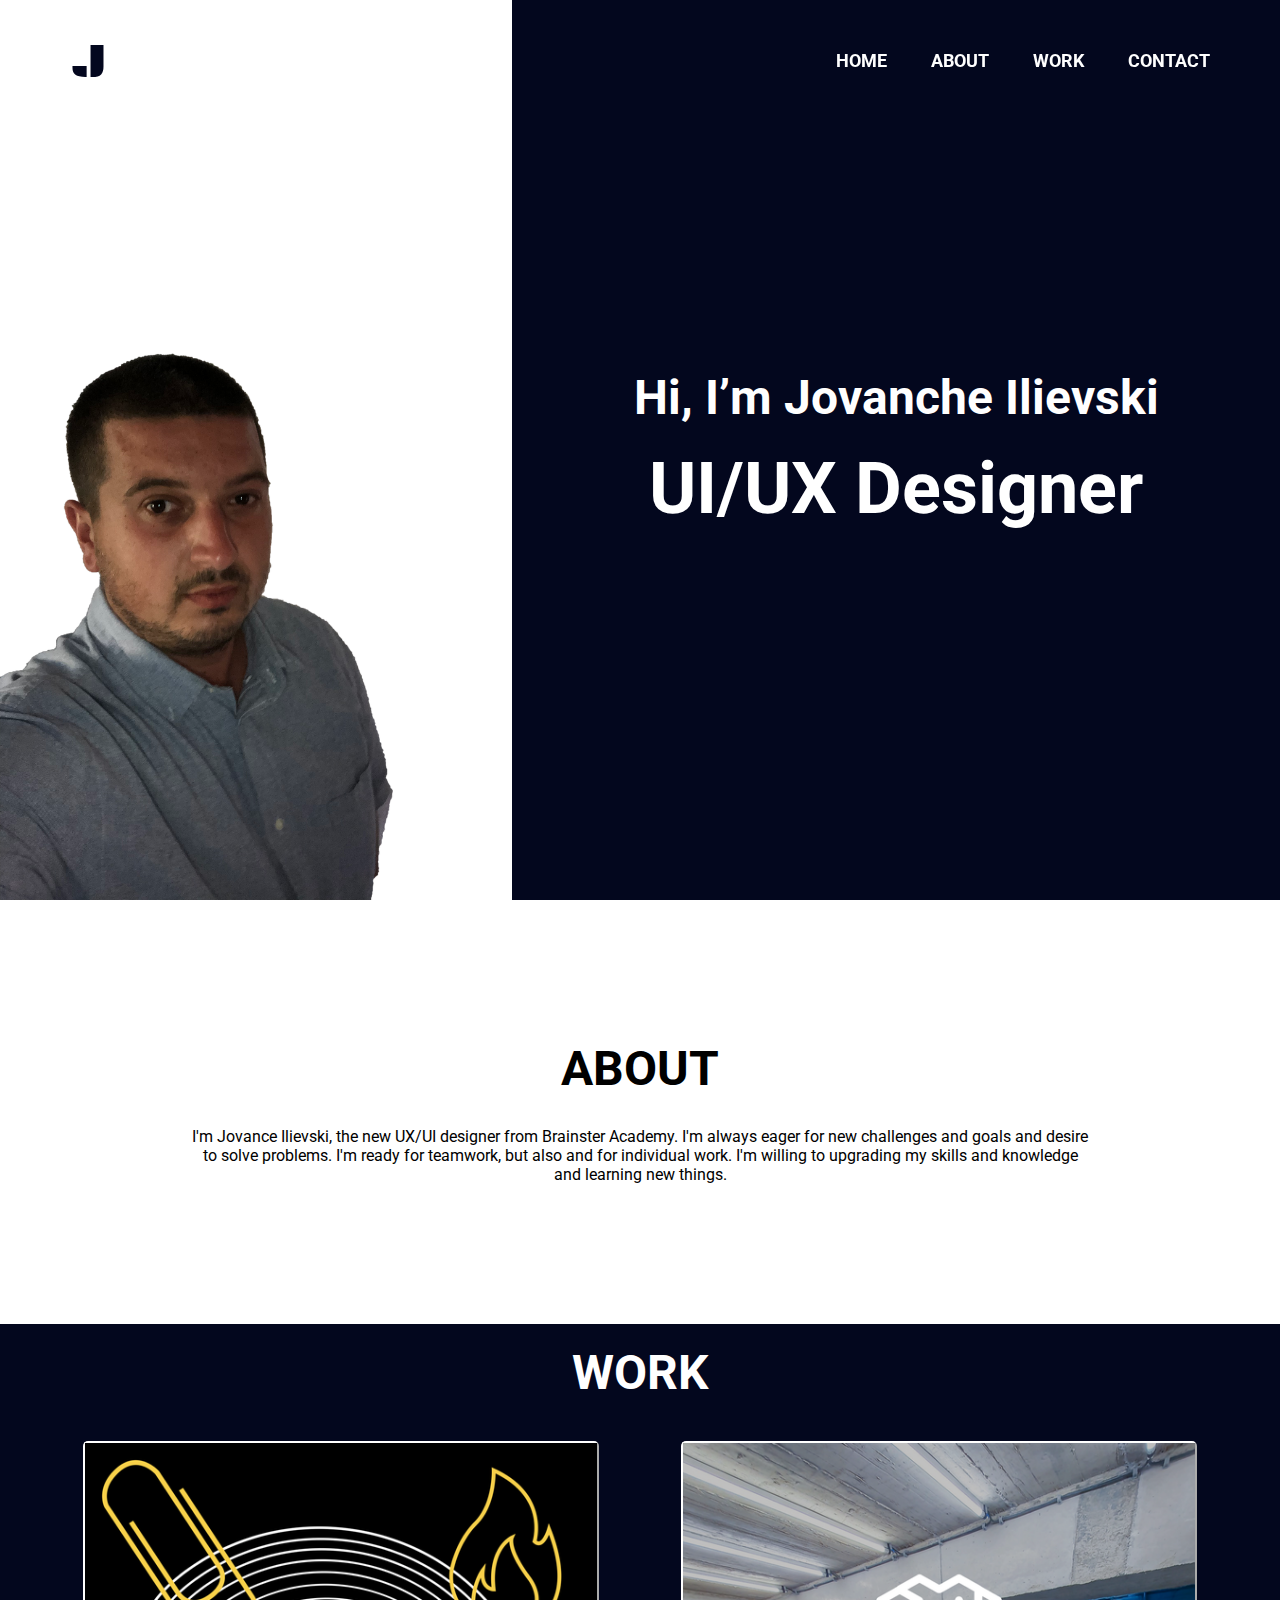
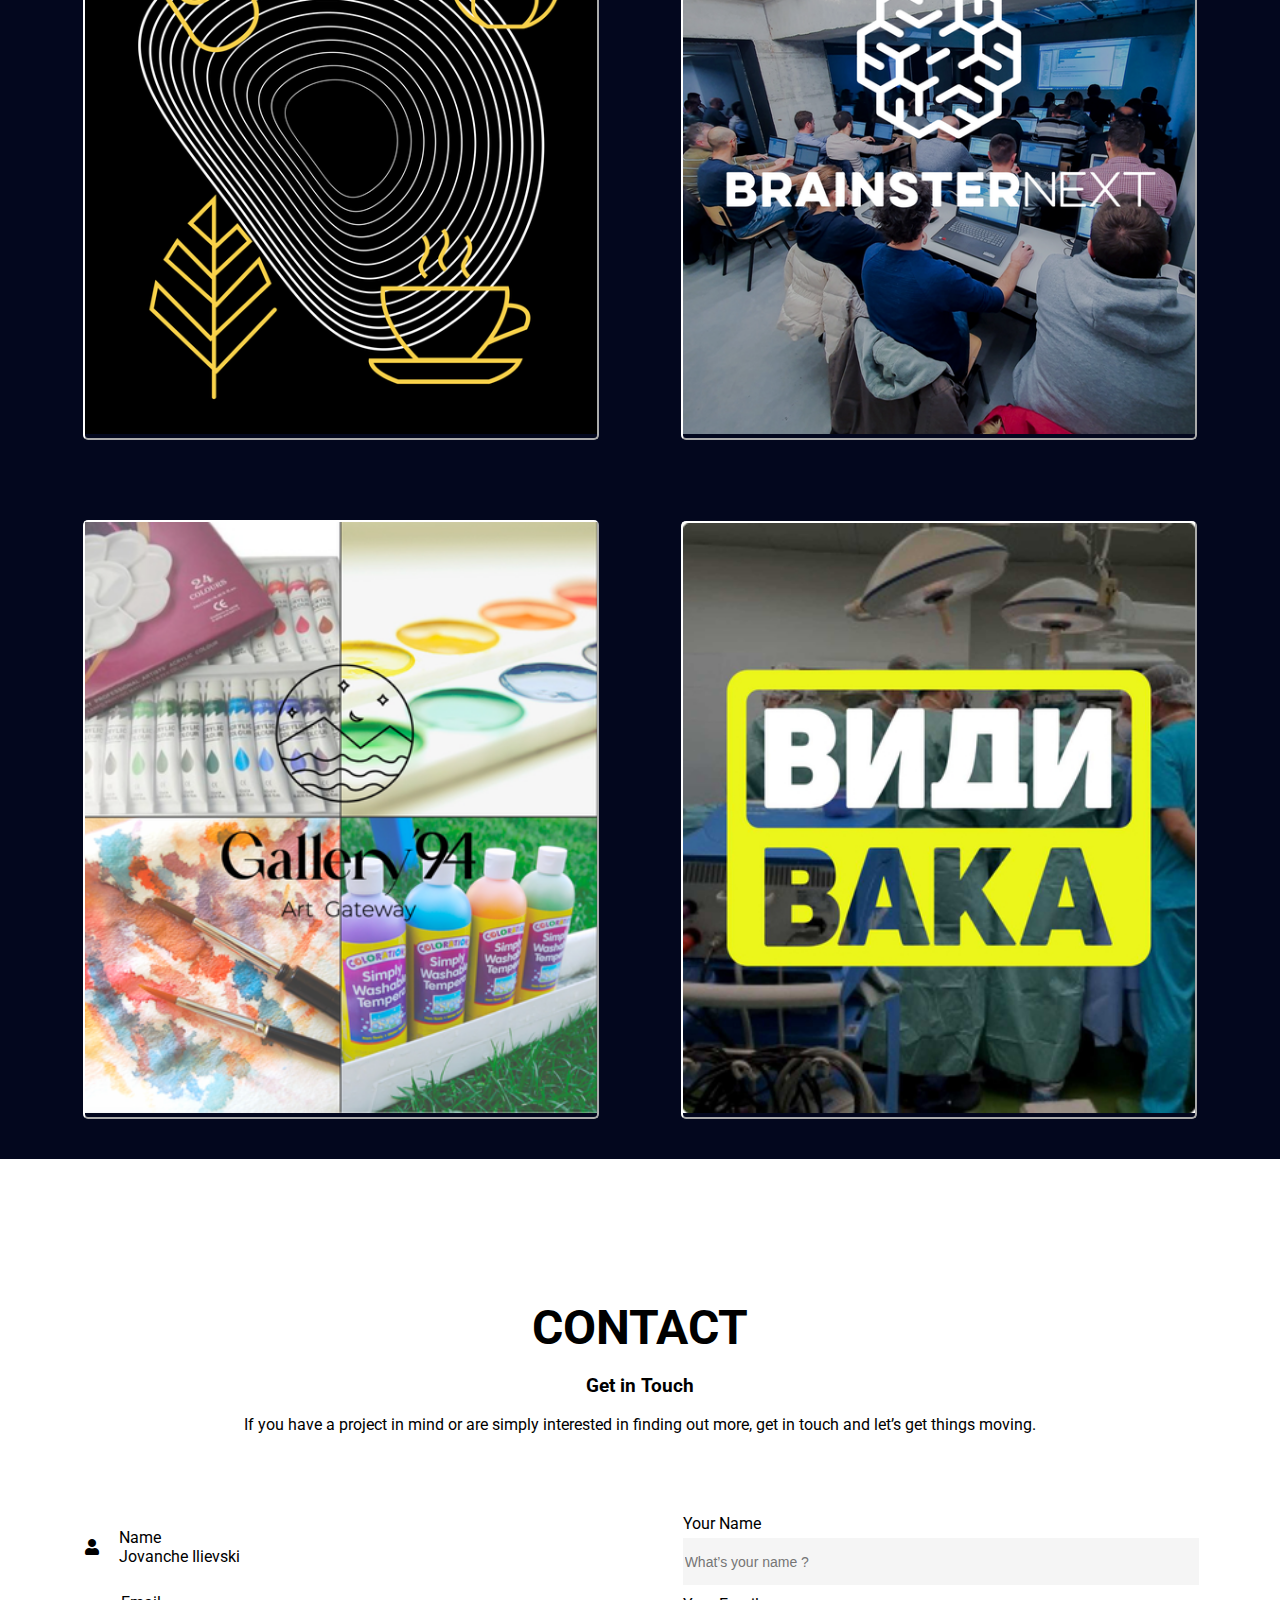
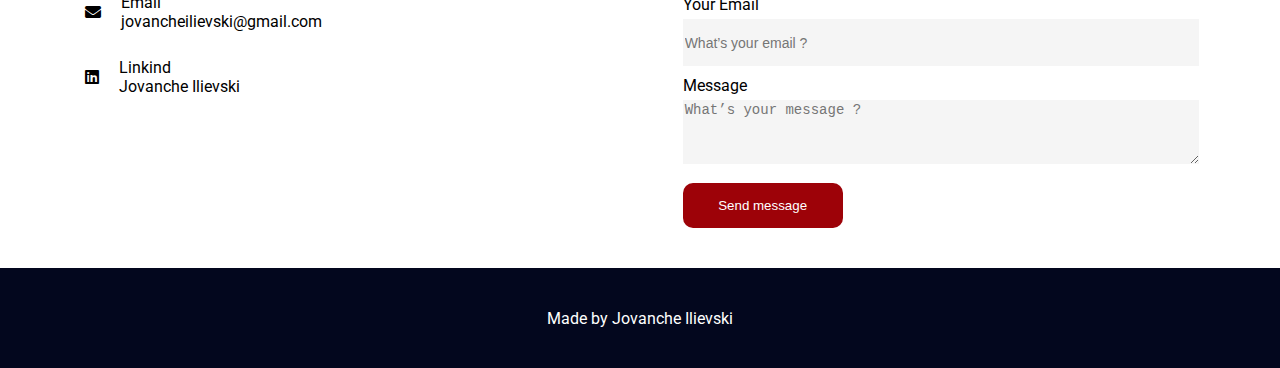
<file: index.html>
<!DOCTYPE html>
<html lang="en">
<head>
    <link href="https://cdn.jsdelivr.net/npm/bootstrap@5.1.3/dist/css/bootstrap.min.css" rel="stylesheet" integrity="sha384-1BmE4kWBq78iYhFldvKuhfTAU6auU8tT94WrHftjDbrCEXSU1oBoqyl2QvZ6jIW3" crossorigin="anonymous">
    <meta charset="UTF-8">
    <meta http-equiv="X-UA-Compatible" content="IE=edge">
    <meta name="viewport" content="width=device-width, initial-scale=1.0">
    <title>Document</title>
    <link rel="stylesheet" href="main.css">
    <link rel="stylesheet" href="css2/all.min.css">
    <link rel="preconnect" href="https://fonts.googleapis.com">
    <link rel="preconnect" href="https://fonts.gstatic.com" crossorigin>
    <link href="https://fonts.googleapis.com/css2?family=Roboto:wght@400;500;700;900&display=swap" rel="stylesheet">
    <script src="https://code.jquery.com/jquery-3.5.1.min.js"></script>
    <link rel="preconnect" href="https://fonts.gstatic.com" crossorigin>
    <link href="https://fonts.googleapis.com/css2?family=Plaster&display=swap" rel="stylesheet">
</head>
<body>

    <nav class="header"> 

        <div class="max-with">

            <div class="logo1">

                <!-- <img class="logo2" src="img/Logo.png" alt="Logo" > -->

                <a href="#"> J </a>
    
            </div>
    
            <div class="menu1">
    
                <a class="menu2" href="index.html">HOME</a>
                <a class="menu2" href="#about">ABOUT</a> 
                <a class="menu2" href="#works">WORK</a>
                <a class="menu2" href="#contacts">CONTACT</a>
    
            </div>

            <div class="hamburger">
                <i class="fas fa-bars"></i>
            </div>

        </div>
        
    </nav>   

    <div class="hero1">

        
        
        

    
        <div class="hero2">

            

        
            <div class="heroLeft">

           
                
                <img class="img1"  src="img/IMG1.png" alt="">

        
            </div>

            <div class="heroRight">

                <div class="textHero">

                    <h4>Hi, I’m Jovanche Ilievski</h4>
                    <h3>UI/UX Designer</h3>

                </div> 
        
            </div>

        </div>

    </div>

    <div class="title" id="about"> ABOUT</div>

    <div class="about" >
        <p>I'm Jovance Ilievski, the new UX/UI designer from Brainster Academy. I'm always eager for new challenges and goals and desire to solve problems. I'm ready for teamwork, but also and for individual work. I'm willing to upgrading my skills and knowledge and learning new things.</p>
    </div>

    <section class="works" id="works">

        <div class="max-with">

            <div class="title"> WORK </div>
            <div class="container workContent">

                <div class="card">

                    <div class="box">

                        <img src="img/Sum.png" alt="Sum">
                        <a href="sum.html">
                            <div class="textwork">

                                <div class="textwork1">
                                    <div class="projectname textwork2">Sum</div>
                                    <div class="aloneOrGrup textwork2">Grup Project</div>
                                    <div class="year textwork2">2021 year</div>
                                    <div class="viewProject textwork2"> View Project <i class="fas fa-long-arrow-alt-right"></i> </div>
    
                                </div>
                                
                            </div>     
                        </a>

                    </div>
                     
                </div>

                <div class="card">

                    <div class="box">

                        <img src="img/Brainster.png" alt="Brainster">
                        <a href="brainster.html">
                            <div class="textwork">

                                <div class="textwork1">
                                    <div class="projectname textwork2">Brainster Next</div>
                                    <div class="aloneOrGrup textwork2">Alone Project</div>
                                    <div class="year textwork2">2021 year</div>
                                    <div class="viewProject textwork2"> View Project <i class="fas fa-long-arrow-alt-right"></i> </div>
    
                                </div>
                                
                            </div>     
                        </a>
                        
                     </div>

                </div>

                <div class="card">

                    <div class="box">

                        <img src="img/E-Shop.png" alt="Restoraunt">
                        <a href="e-shop.html">
                            <div class="textwork">

                                <div class="textwork1">
                                    <div class="projectname textwork2">E-Shop</div>
                                    <div class="aloneOrGrup textwork2">Grup Project</div>
                                    <div class="year textwork2">2021 year</div>
                                    <div class="viewProject textwork2"> View Project <i class="fas fa-long-arrow-alt-right"></i> </div>
    
                                </div>
                                
                            </div>        
                        </a> 

                     </div>

                </div>

                <div class="card">

                    <div class="box">

                        <img src="img/VidiVaka.jpeg" alt="Vidi Vaka">

                        <a href="#">
                            <div class="textwork">

                                <div class="textwork1">
                                    <div class="projectname textwork2">Vidi Vaka</div>
                                    <div class="aloneOrGrup textwork2">Grup Project</div>
                                    <div class="year textwork2">2021 year</div>
                                    <div class="viewProject textwork2"> View Project <i class="fas fa-long-arrow-alt-right"></i> </div>
    
                                   </div>
                                
                            </div>     
                        </a>
                        
                     </div>

                </div>
                
            </div>
             
        </div>

    </section>


    <section class="container contacts" id="contacts">

        <div class="max-with">


            <div class="naslov">

                <div class="title"> CONTACT</div>
                <h3>Get in Touch</h3>
                <p>If you have a project in mind or are simply interested in finding out more, get in touch and let’s get things moving.</p>

            </div>

            <div class="contactContent">

                <div class="card">

                    <div class="box">

                        <div class="left">

                            <div class="leftrow">
                                <i class="fas fa-user"></i>
                                <div class="info">
                                    <div class="name1">Name</div>
                                    <div class="name2">Jovanche Ilievski</div>
                                </div>
                            </div>
    
    
                            <div class="leftrow">
                                <i class="fas fa-envelope"></i>
                                    <div class="info">
                                        <div class="email1">Email</div>
                                        <div class="">jovancheilievski@gmail.com</div>
                                    </div>
    
                            </div>
    
                                    
                                     
                            <a class="linkedin" href="https://www.linkedin.com/in/jovanche-ilievski-a3b68018a/"> 
                            <div class="leftrow">
                                <i class="fab fa-linkedin"></i>
                                <div class="info">
                                    <div class="linkind1">Linkind</div> 
                                    <div class="linkind2">Jovanche Ilievski</div>
                                </div>
                            </div>
                           </a>
    
                        </div>
                        
                     </div>

                </div>

                <div class="card">

                    <div class="box">

                        <div class="right">


                            <form action="https://formsubmit.co/fec6fbf660570d66eeaeb8ef7a6e064f" method="POST">
                                <!-- <input type="text" name="name" required>
                                <input type="email" name="email" required>
                                <button type="submit">Send</button> -->


                                <div class="row">
                                    <div class="name">Your Name</div>
                                    <div class="info">
                                        <input type="text" name="name" placeholder="What’s your name ?" required>
                                    </div>
                                </div>
        
        
                                <div class="row">
                                    <div class="name">Your Email</div>
                                    <div class="info">
                                        <input type="email" name="email" placeholder="What’s your email ?" required>
                                    </div>
        
                                </div>
        
                                        
                                         
                                
                                <div class="row">
                                    <div class="name">Message</div>                               
                                     <div class="info">
                                        <textarea name="message"  placeholder="What’s your message ?" required></textarea>
                                    </div>
                                </div>
    
                                <div class="row">
    
                                    <div class="kopche">
                                        <input class="kopche2" type="submit" value="Send message">
                                    </div>
    
                                </div>

                                <input type="hidden" name="_next" value="https://jovanceilievski.github.io/portfolio/#contacts">


                            </form>

                          

                        </div>

                                                
                     </div>

                </div>
                
            </div>
             
        </div>

    </section>

    <div class="footer">
        Made by Jovanche Ilievski
    </div>

    <script src="script.js"></script>
    
</body>
</html>
</file>
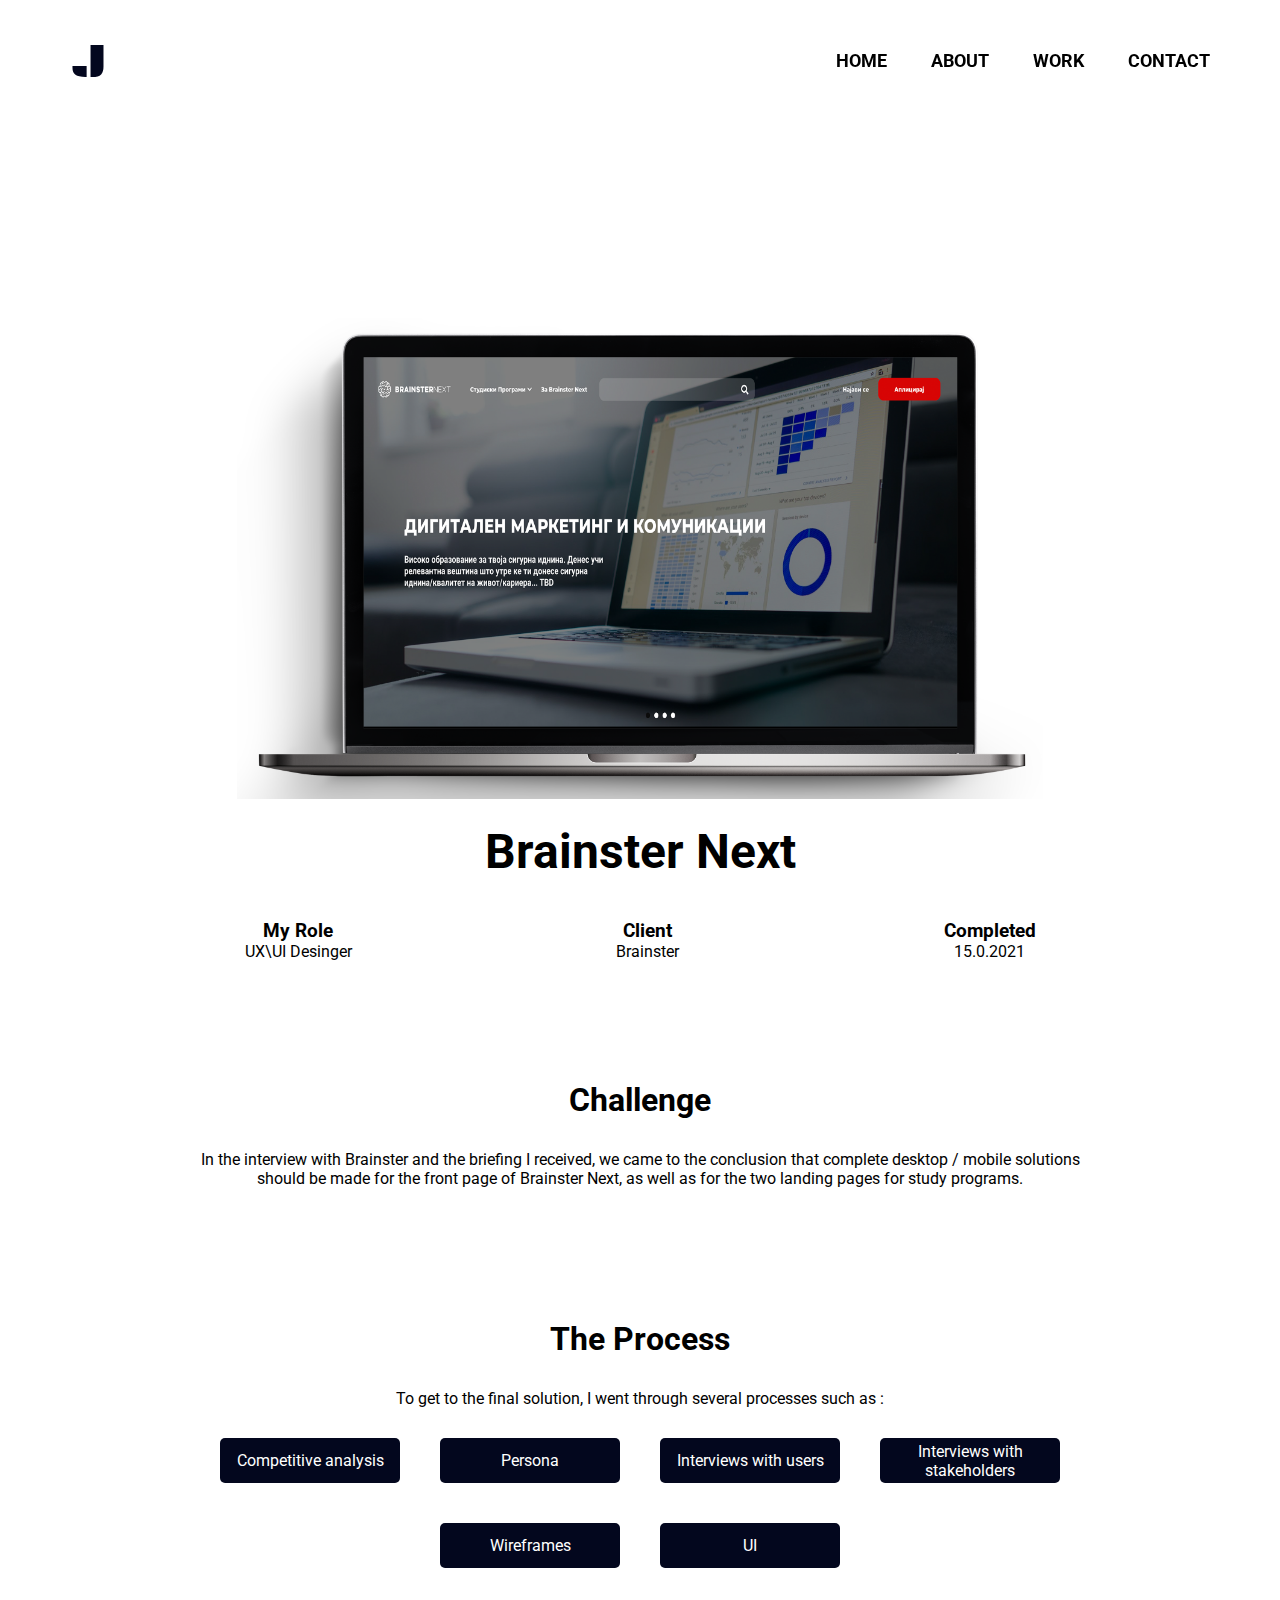
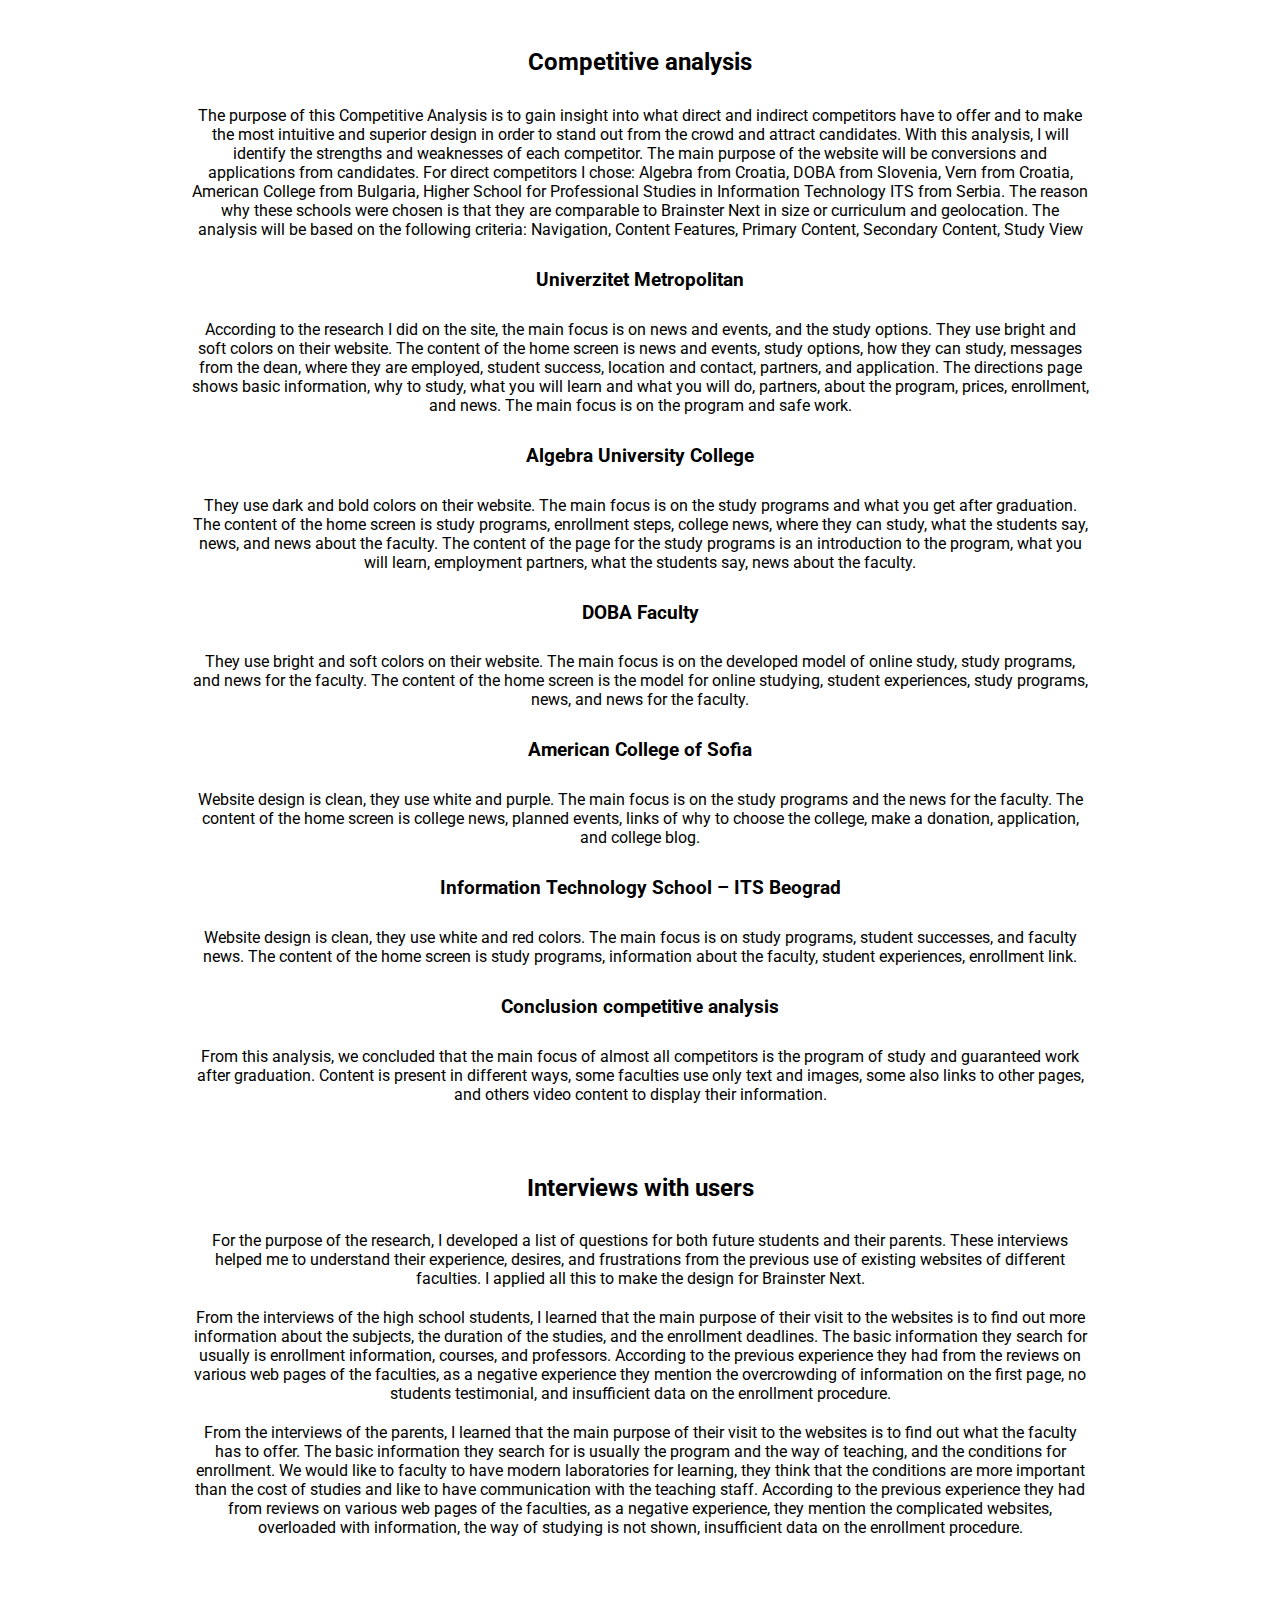
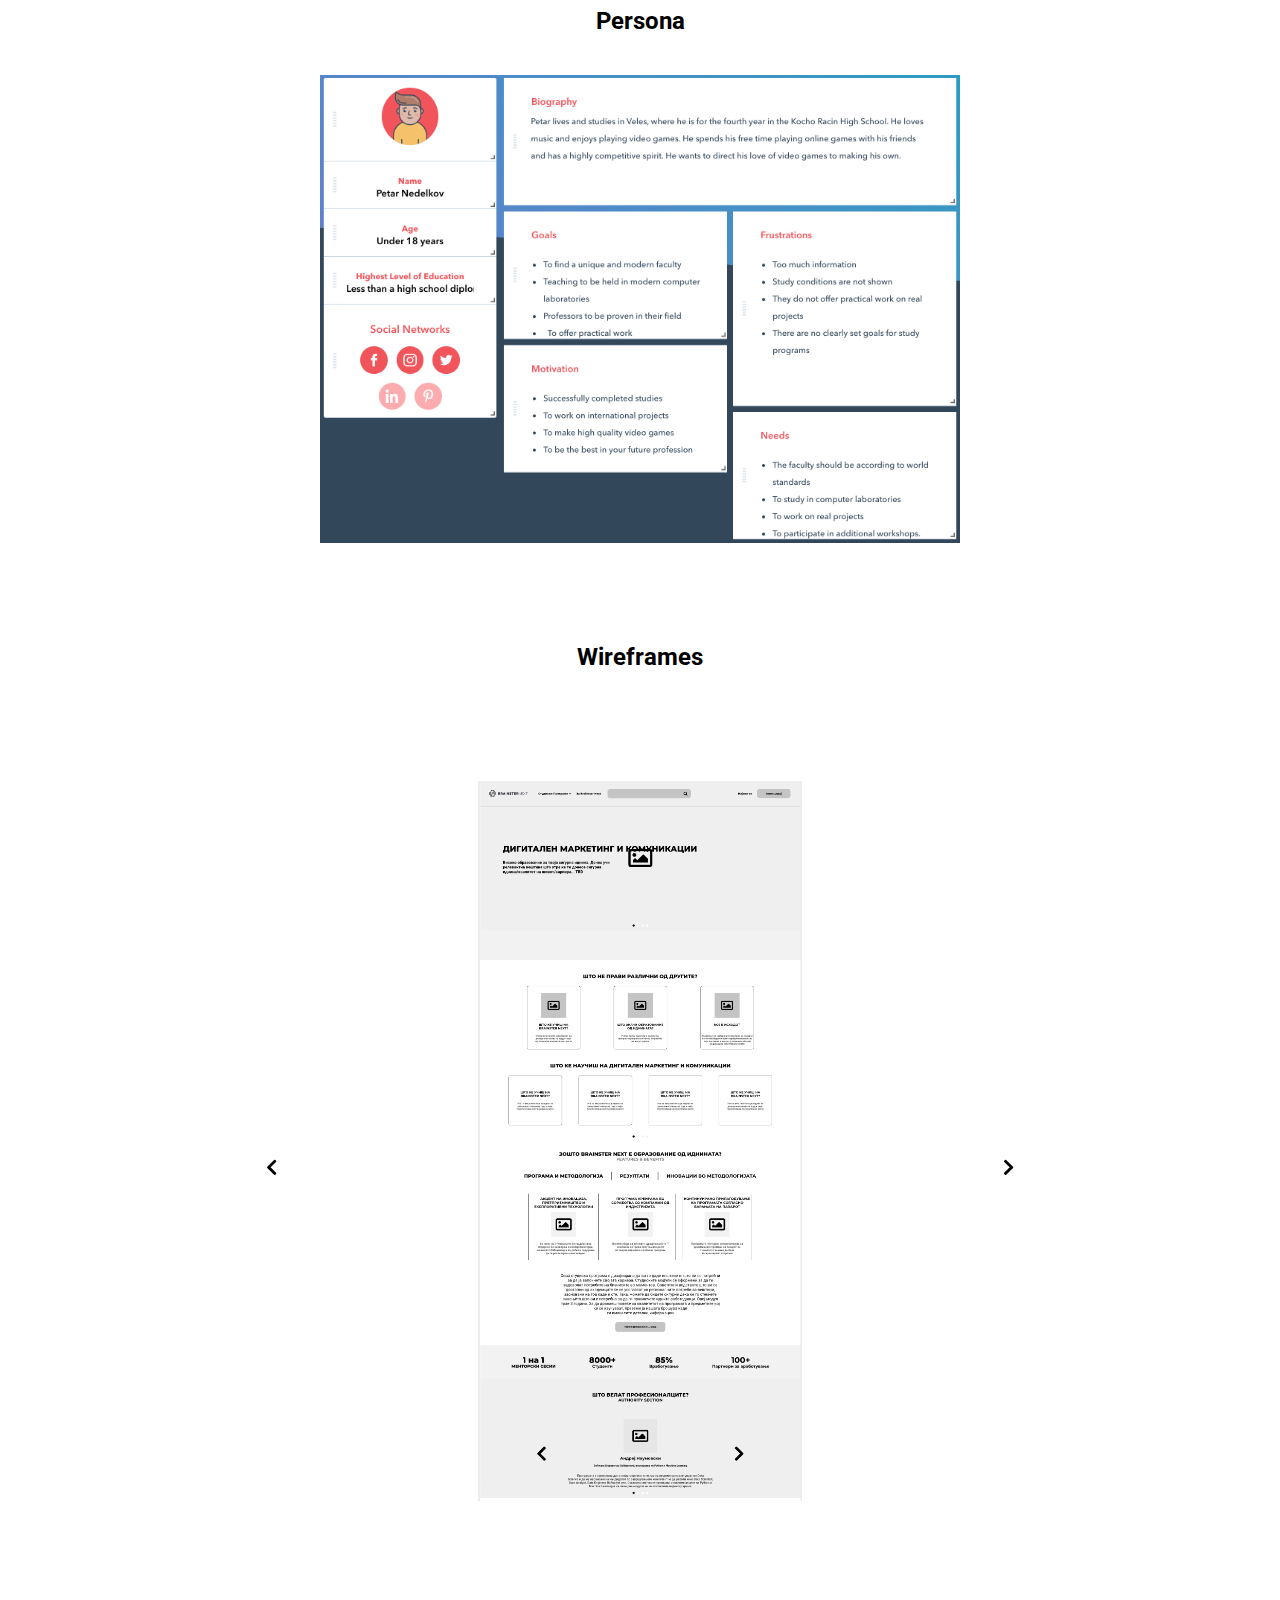
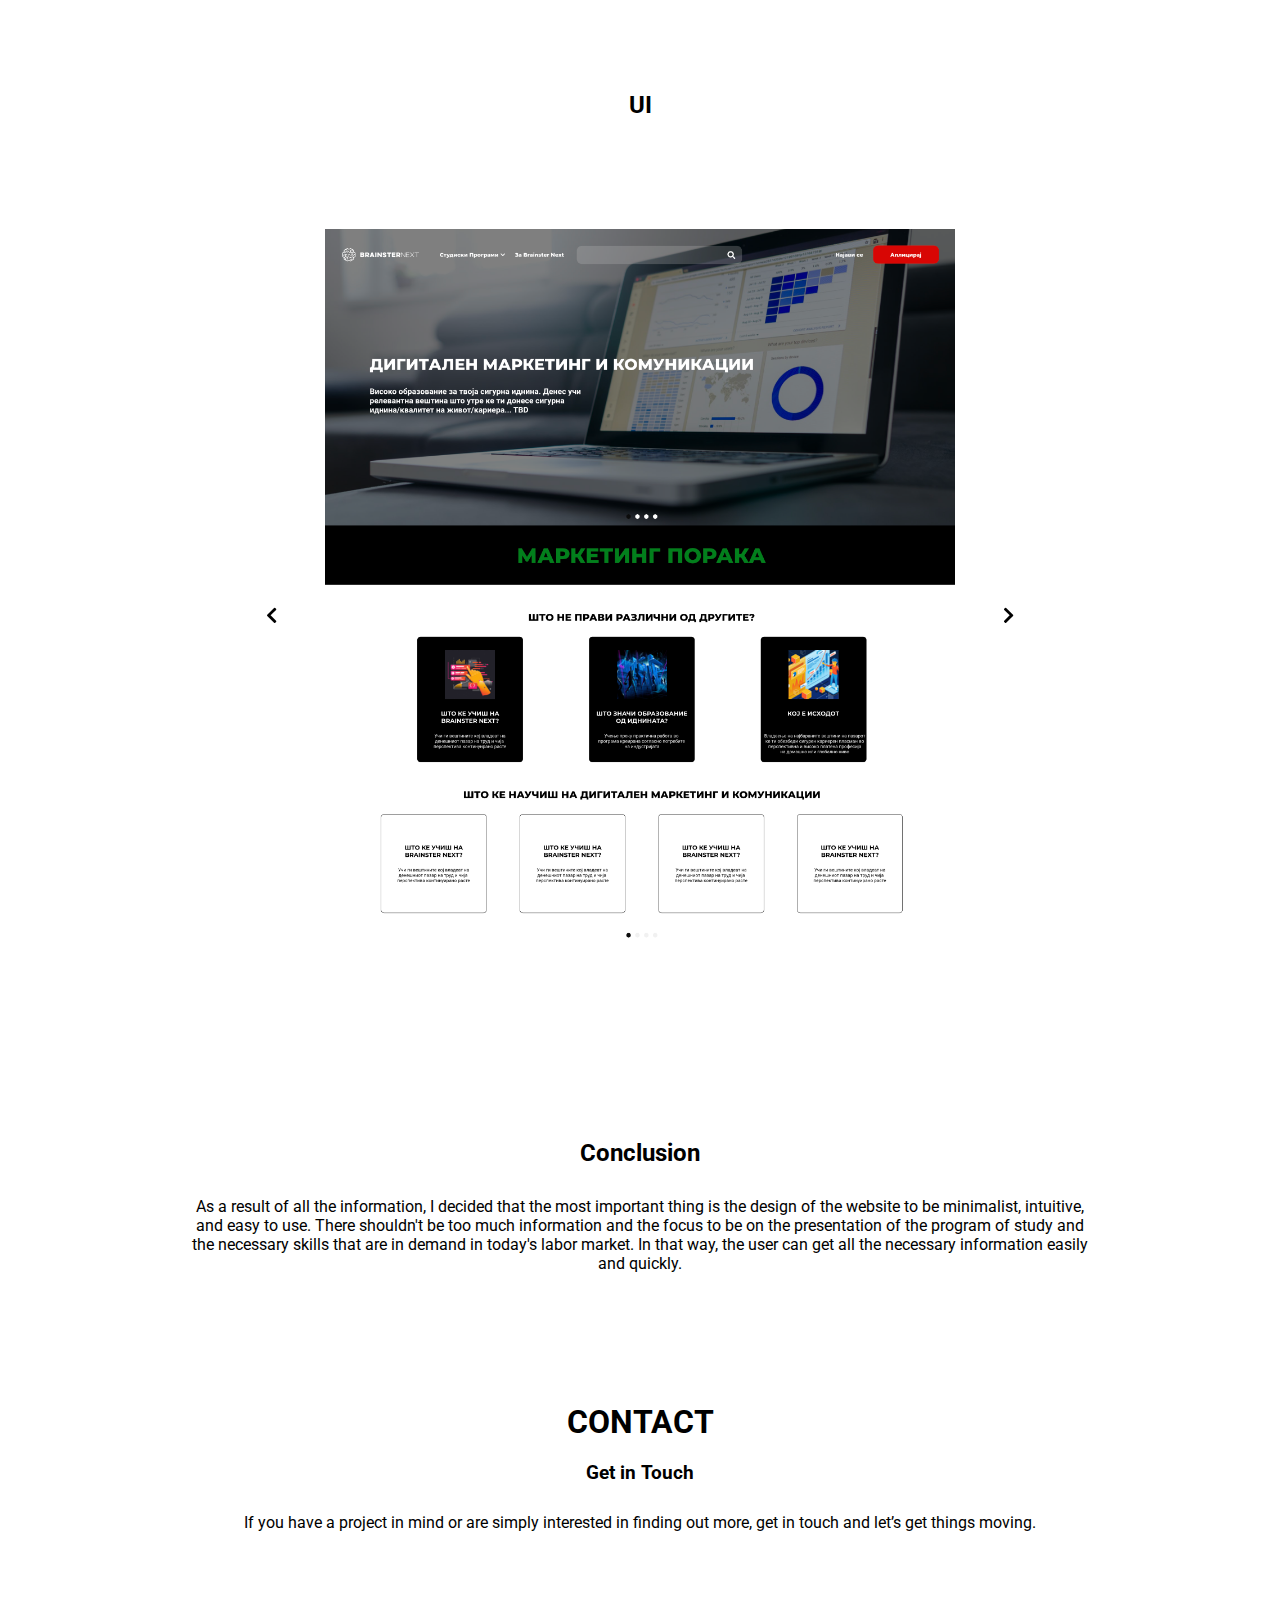
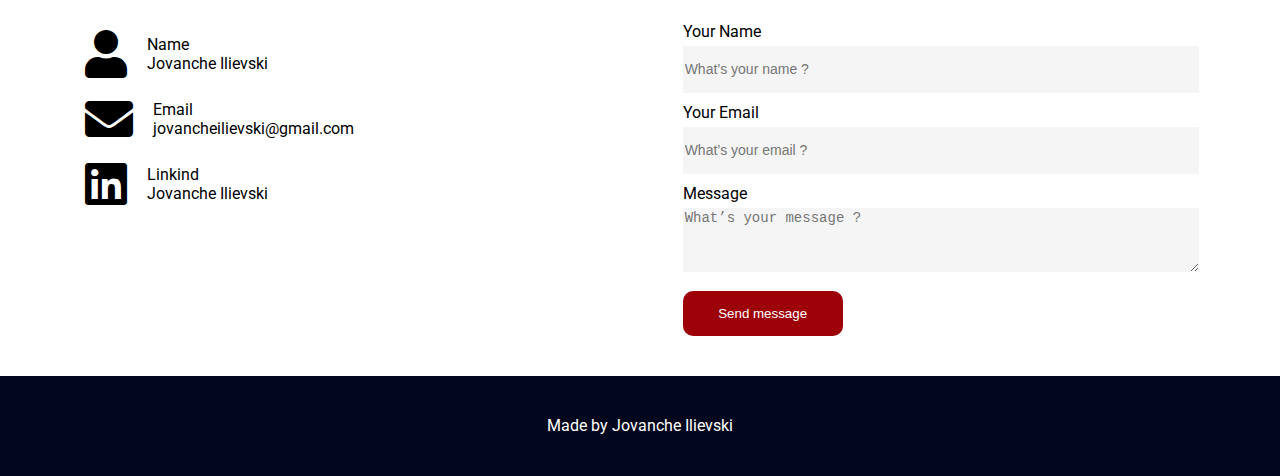
<file: brainster.html>
<!DOCTYPE html>
<html lang="en">
<head>
    <meta charset="UTF-8">
    <meta http-equiv="X-UA-Compatible" content="IE=edge">
    <meta name="viewport" content="width=device-width, initial-scale=1.0">
    <title> Brainster</title>
    <link rel="stylesheet" href="brainster.css">
    <link rel="stylesheet" href="css2/all.min.css">
    <link rel="preconnect" href="https://fonts.googleapis.com">
    <link rel="preconnect" href="https://fonts.gstatic.com" crossorigin>
    <link href="https://fonts.googleapis.com/css2?family=Roboto:wght@400;500;700;900&display=swap" rel="stylesheet">
    <script src="https://code.jquery.com/jquery-3.5.1.min.js"></script>
    <link rel="preconnect" href="https://fonts.gstatic.com" crossorigin>
    <link href="https://fonts.googleapis.com/css2?family=Plaster&display=swap" rel="stylesheet">
</head>
<body>
    

    <!-- <header></header> -->
    <nav class="header"> 

        <div class="max-with">

            <div class="logo1">

                
                <a href="index.html">J</a>
    
            </div>
    
            <div class="menu1">
    
                <a class="menu2" href="index.html">HOME</a>
                <a class="menu2" href="index.html#about">ABOUT</a> 
                <a class="menu2" href="index.html#works">WORK</a>
                <a class="menu2" href="index.html#contacts">CONTACT</a>
    
            </div>

            <div class="hamburger">
                <i class="fas fa-bars"></i>
            </div>

        </div>
        
    </nav>  

    <div class="hero1">

        <div class="hero2">

            <div class="image"> 
                 <img class="img1"  src="img/png2.png" alt="">
            </div>

            <div class="naslov">Brainster Next</div>

        </div>

    </div>

    <div class="sodrzina">
        
        <div class="text">
            <h3>My Role</h3>
            <label for="">UX\UI Desinger</label>
        </div>

        <div class="text">
            <h3>Client</h3>
            <label for="">Brainster</label>
        </div>

        <div class="text">
         <h3>Completed</h3>
         <label for="">15.0.2021</label>
        </div>

    </div>

    <div class="challenge">
        <h1 class="title">Challenge</h1>
        <p>In the interview with Brainster and the briefing I received, we came to the conclusion that complete desktop / mobile solutions should be made for the front page of Brainster Next, as well as for the two landing pages for study programs.</p>
    </div>

    <div class="Process">
        <h1 class="title">The Process</h1>
        <p>To get to the final solution, I went through several processes such as : </p>

        <div class="proces1">

            <div class="proces2">Competitive analysis</div>
            <div class="proces2">Persona</div>
            <div class="proces2">Interviews with users</div>
            <div class="proces2">Interviews with stakeholders</div>
            <div class="proces2">Wireframes</div>
            <div class="proces2">UI</div>
        
        </div>

    </div>

    <div class="competitiveAnalysis">

        <h2 class="title">Competitive analysis</h2>
        <p>The purpose of this Competitive Analysis is to gain insight into what direct and indirect competitors have to offer and to make the most intuitive and superior design in order to stand out from the crowd and attract candidates. With this analysis, I will identify the strengths and weaknesses of each competitor. The main purpose of the website will be conversions and applications from candidates. For direct competitors I chose: Algebra from Croatia, DOBA from Slovenia, Vern from Croatia, American College from Bulgaria, Higher School for Professional Studies in Information Technology ITS from Serbia. The reason why these schools were chosen is that they are comparable to Brainster Next in size or curriculum and geolocation. The analysis will be based on the following criteria: Navigation, Content Features, Primary Content, Secondary Content, Study View</p>

        <div class="competitive">
              
            <h3 class="title">Univerzitet Metropolitan</h3>
            <p> According to the research I did on the site, the main focus is on news and events, and the study options. They use bright and soft colors on their website. The content of the home screen is news and events, study options, how they can study, messages from the dean, where they are employed, student success, location and contact, partners, and application. The directions page shows basic information, why to study, what you will learn and what you will  do, partners, about the program, prices, enrollment, and news. The main focus is on the program and safe work.</p>

        </div>
      
        <div class="competitive">

            <h3 class="title">Algebra University College</h3>
            <p>They use dark and bold colors on their website. The main focus is on the study programs and what you get after graduation. The content of the home screen is study programs, enrollment steps, college news, where they can study, what the students say, news, and news about the faculty. The content of the page for the study programs is an introduction to the program, what you will learn, employment partners, what the students say, news about the faculty.
            </p>

        </div>

        <div class="competitive">

            <h3 class="title">DOBA Faculty</h3>
            <p>They use bright and soft colors on their website. The main focus is on the developed model of online study, study programs, and news for the faculty. The content of the home screen is the model for online studying, student experiences, study programs, news, and news for the faculty.
            </p>

        </div>

        <div class="competitive">

            <h3 class="title">American College of Sofia</h3>
            <p>Website design is clean, they use white and purple. The main focus is on the study programs and the news for the faculty. The content of the home screen is college news, planned events, links of why to choose the college, make a donation, application, and college blog.</p>

        </div>
    
        <div class="competitive">

            <h3 class="title">Information Technology School – ITS Beograd</h3>
            <p>Website design is clean, they use white and red colors. The main focus is on study programs, student successes, and faculty news. The content of the home screen is study programs, information about the faculty, student experiences, enrollment link.</p>

        </div>

        <div class="competitive">

            <h3 class="title">Conclusion competitive analysis</h3>
            <p>From this analysis, we concluded that the main focus of almost all competitors is the program of study and guaranteed work after graduation. Content is present in different ways, some faculties use only text and images, some also links to other pages, and others video content to display their information.</p>

        </div>

    </div>

    <div class="Interviews">

        <h2 class="title">Interviews with users</h2>

        <p>For the purpose of the research, I developed a list of questions for both future students and their parents. These interviews helped me to understand their experience, desires, and frustrations from the previous use of existing websites of different faculties. I applied all this to make the design for Brainster Next.</p>
        
        <p>From the interviews of the high school students, I learned that the main purpose of their visit to the websites is to find out more information about the subjects, the duration of the studies, and the enrollment deadlines. The basic information they search for usually is enrollment information, courses, and professors. According to the previous experience they had from the reviews on various web pages of the faculties, as a negative experience they mention the overcrowding of information on the first page,  no students testimonial, and insufficient data on the enrollment procedure.</p>
        
        <p>From the interviews of the parents, I learned that the main purpose of their visit to the websites is to find out what the faculty has to offer. The basic information they search for is usually the program and the way of teaching, and the conditions for enrollment. We would like to faculty to have modern laboratories for learning, they think that the conditions are more important than the cost of studies and like to have communication with the teaching staff. According to the previous experience they had from reviews on various web pages of the faculties, as a negative experience, they mention the complicated websites, overloaded with information, the way of studying is not shown, insufficient data on the enrollment procedure.</p>
    
    </div>

    <div class="Persona">
        <h2 class="title">Persona</h2>
        <div class="slika">
            <img src="img/personaBrainster.png" alt="">
        </div>
    </div>

    <div class="wireframesTitle">
        <h2 class="title">Wireframes</h2>
    </div>

    <div class="wireframes">

        

        <div class="slideshow-container">

            <div class="mySlides ">
                <img src="img/wireframesBrainster1.png" >
            </div>
        
            <div class="mySlides ">
                <img src="img/wireframesBrainster2.png" >
            </div>
        
            <div class="mySlides ">
                <img src="img/wireframesBrainster3.png" >
            </div>

            <div class="mySlides ">
                <img src="img/wireframesBrainster4.png" >
            </div>

            <div class="mySlides ">
                <img src="img/wireframesBrainster5.png" >
            </div>

            <div class="mySlides ">
                <img src="img/wireframesBrainster6.png" >
            </div>

            <div class="mySlides ">
                <img src="img/wireframesBrainster7.png" >
            </div>

            <div class="mySlides ">
                <img src="img/wireframesBrainster8.png" >
            </div>

            <div class="mySlides ">
                <img src="img/wireframesBrainster9.png" >
            </div>


        
        </div>
        <a class="prev" onclick="plusSlides(-1 ,0)"><i class="fas fa-chevron-left"></i></a>
        <a class="next" onclick="plusSlides(1, 0)"><i class="fas fa-chevron-right"></i></a>
        
        

    </div>

    <div class="uiTitle">

        <h2 class="title">UI</h2>

    </div>

    <div class="ui">

        

        <div class="slideshow-container">

            <div class="mySlidesUi ">
                <img src="img/uiBrainster1.png" >
            </div>

            <div class="mySlidesUi ">
                <img src="img/uiBrainster2.png" >
            </div>

            <div class="mySlidesUi ">
                <img src="img/uiBrainster3.png" >
            </div>

            <div class="mySlidesUi ">
                <img src="img/uiBrainster4.png" >
            </div>
        
            <div class="mySlidesUi ">
                <img src="img/uiBrainster5.png" >
            </div>
        
            <div class="mySlidesUi ">
                <img src="img/uiBrainster6.png" >
            </div>

            <div class="mySlidesUi ">
                <img src="img/uiBrainster7.png" >
            </div>

            <div class="mySlidesUi ">
                <img src="img/uiBrainster8.png" >
            </div>
        
            <div class="mySlidesUi ">
                <img src="img/uiBrainster9.png" >
            </div>
        
            <div class="mySlidesUi ">
                <img src="img/uiBrainster10.png" >
            </div>
        
        </div>

        <a class="prev" onclick="plusSlides(-1, 1)"><i class="fas fa-chevron-left"></i></a>
        <a class="next  " onclick="plusSlides(1, 1)"><i class="fas fa-chevron-right"></i></a>

    </div>

    <div class="Conclusion">
        <h2 class="title">Conclusion</h2>
        <p>As a result of all the information, I decided that the most important thing is the design of the website to be minimalist, intuitive, and easy to use.  There shouldn't be too much information and the focus to be on the presentation of the program of study and the necessary skills that are in demand in today's labor market. In that way, the user can get all the necessary information easily and quickly.</p>
    </div>

    <section class="contacts" id="contacts">

        <div class="max-with">


            <div class="naslov">

                <div class="title"> <h1>CONTACT</h1></div>
                <h3>Get in Touch</h3>
                <p>If you have a project in mind or are simply interested in finding out more, get in touch and let’s get things moving. </p>

            </div>

            <div class="contactContent">

                <div class="card">

                    <div class="box">

                        <div class="left">

                            <div class="row">
                                <i class="fas fa-user"></i>
                                <div class="info">
                                    <div class="name1">Name</div>
                                    <div class="name2">Jovanche Ilievski</div>
                                </div>
                            </div>
    
    
                            <div class="row">
                                <i class="fas fa-envelope"></i>
                                    <div class="info">
                                        <div class="email1">Email</div>
                                        <div class="">jovancheilievski@gmail.com</div>
                                    </div>
    
                            </div>
    
                                    
                                     
                            
                            <div class="row">
                                <i class="fab fa-linkedin"></i>
                                <div class="info">
                                    <div class="linkind1">Linkind</div> 
                                    <div class="linkind2">Jovanche Ilievski</div>
                                </div>
                            </div>
    
                        </div>
                        
                     </div>

                </div>

                <div class="card">

                    <div class="box">

                        <div class="right">

                            <form action="https://formsubmit.co/fec6fbf660570d66eeaeb8ef7a6e064f" method="POST">
                                <!-- <input type="text" name="name" required>
                                <input type="email" name="email" required>
                                <button type="submit">Send</button> -->


                                <div class="row">
                                    <div class="name">Your Name</div>
                                    <div class="info">
                                        <input type="text" name="name" placeholder="What’s your name ?" required>
                                    </div>
                                </div>
        
        
                                <div class="row">
                                    <div class="name">Your Email</div>
                                    <div class="info">
                                        <input type="email" name="email" placeholder="What’s your email ?" required>
                                    </div>
        
                                </div>
        
                                        
                                         
                                
                                <div class="row">
                                    <div class="name">Message</div>                               
                                     <div class="info">
                                        <textarea name="message"  placeholder="What’s your message ?" required></textarea>
                                    </div>
                                </div>
    
                                <div class="row">
    
                                    <div class="kopche">
                                        <input class="kopche2" type="submit" value="Send message">
                                    </div>
    
                                </div>

                                <input type="hidden" name="_next" value="https://jovanceilievski.github.io/portfolio/#contacts">


                            </form>


                        </div>

                                                
                     </div>

                </div>
                
            </div>
             
        </div>

    </section>

    <div class="footer">
        Made by Jovanche Ilievski
    </div>


    
    <script src="script.js"></script>
</body>
</html>
</file>
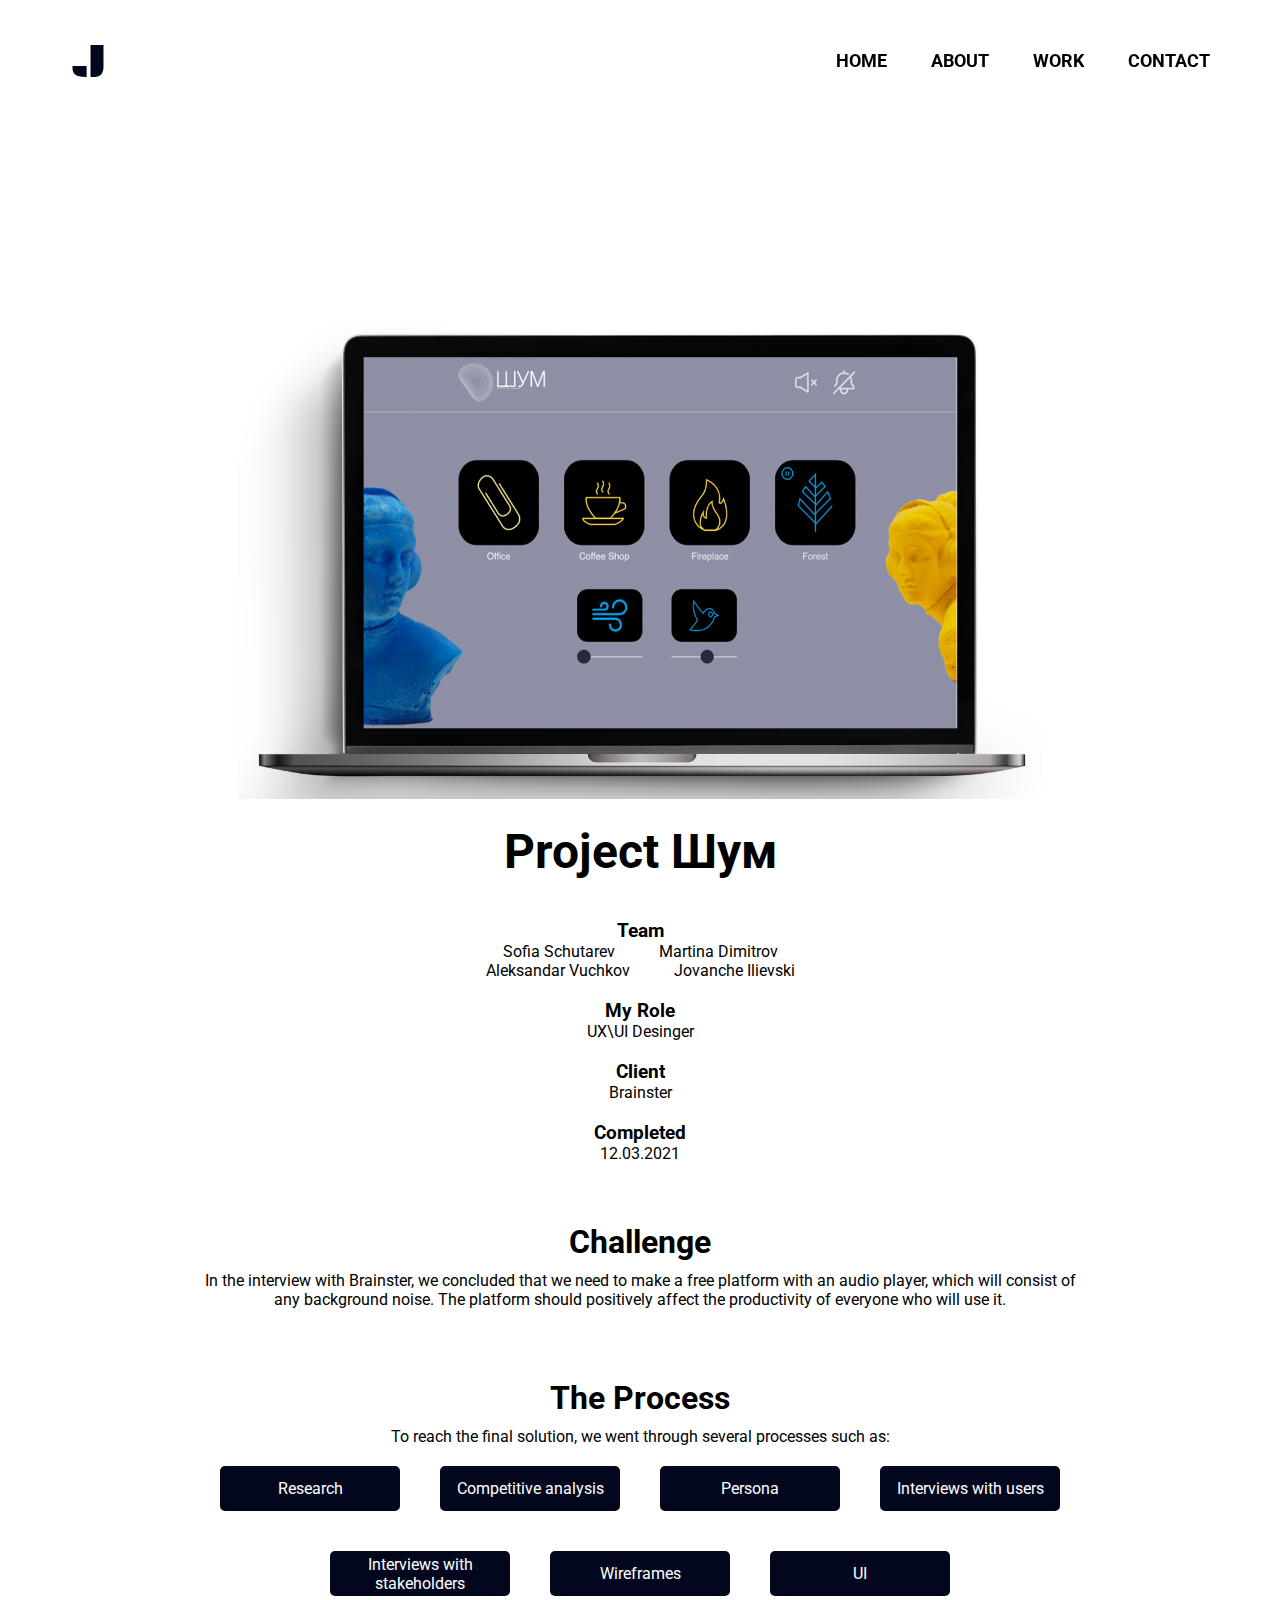
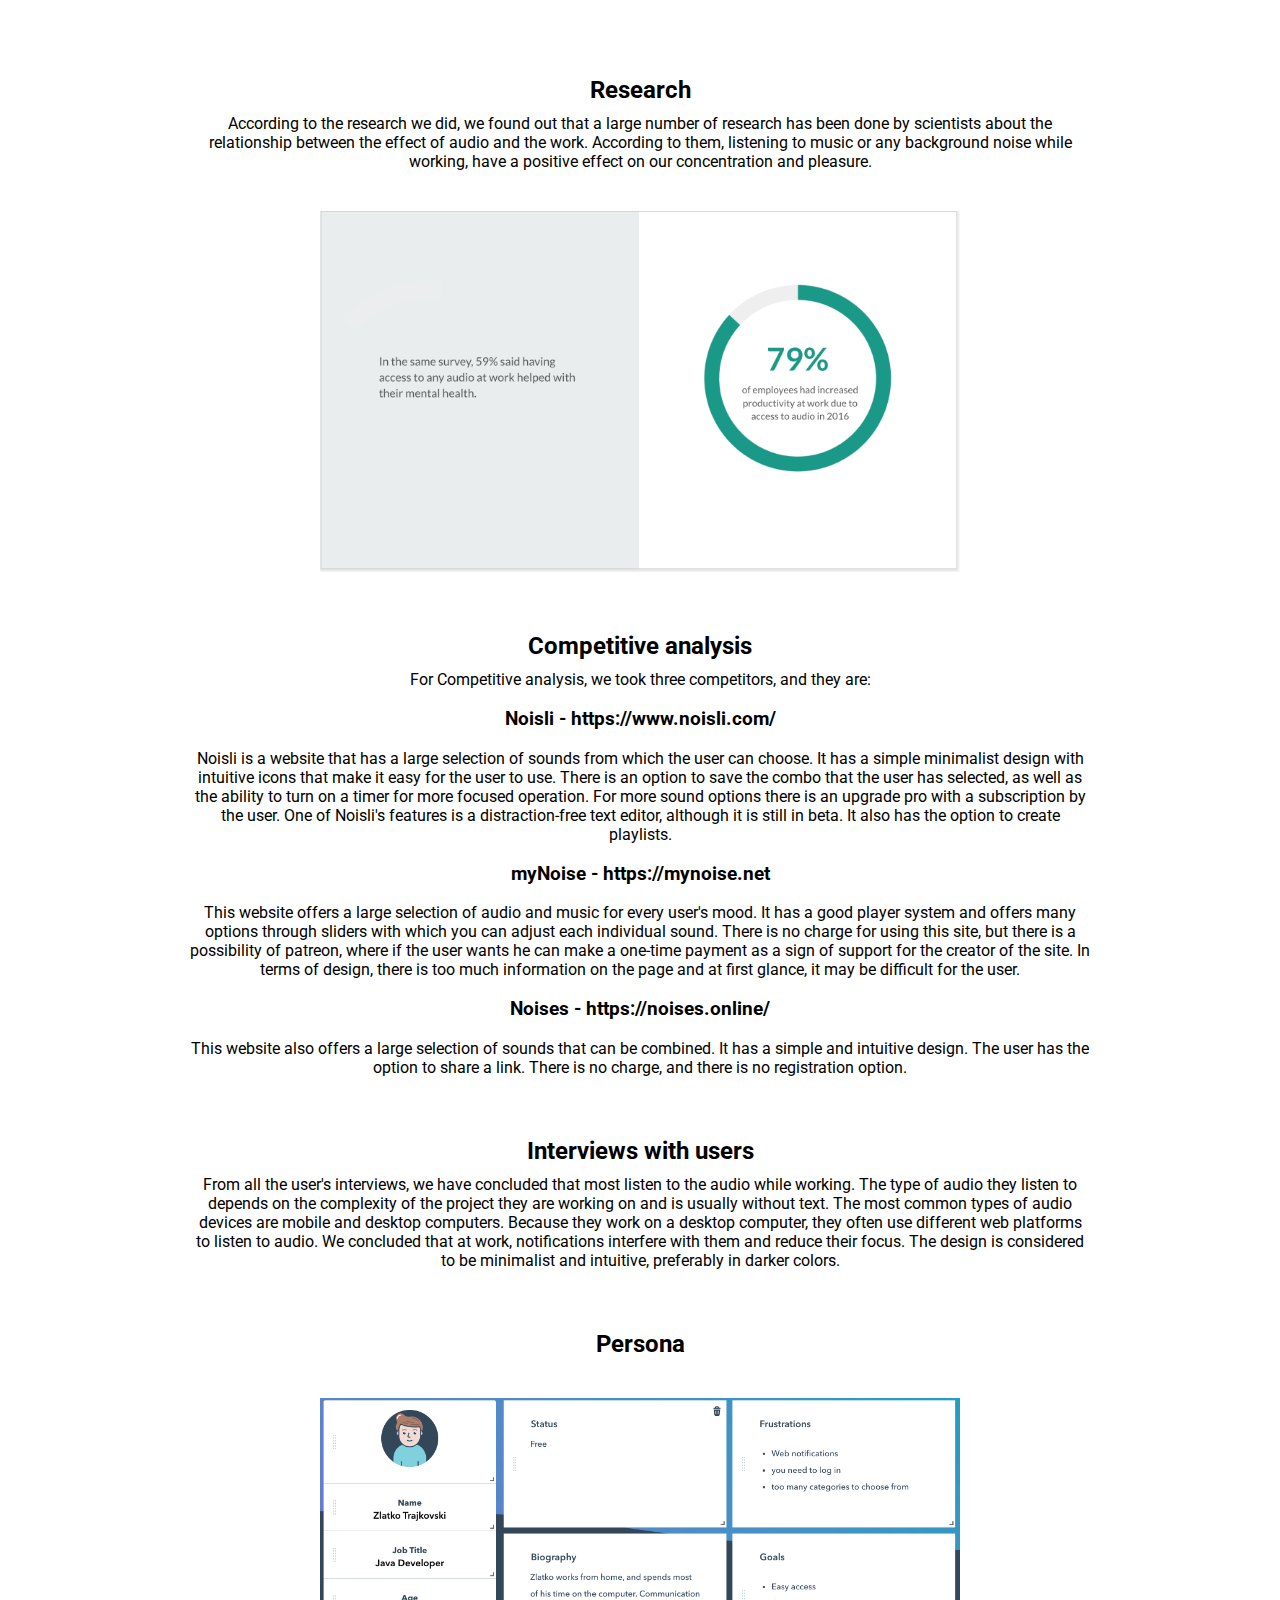
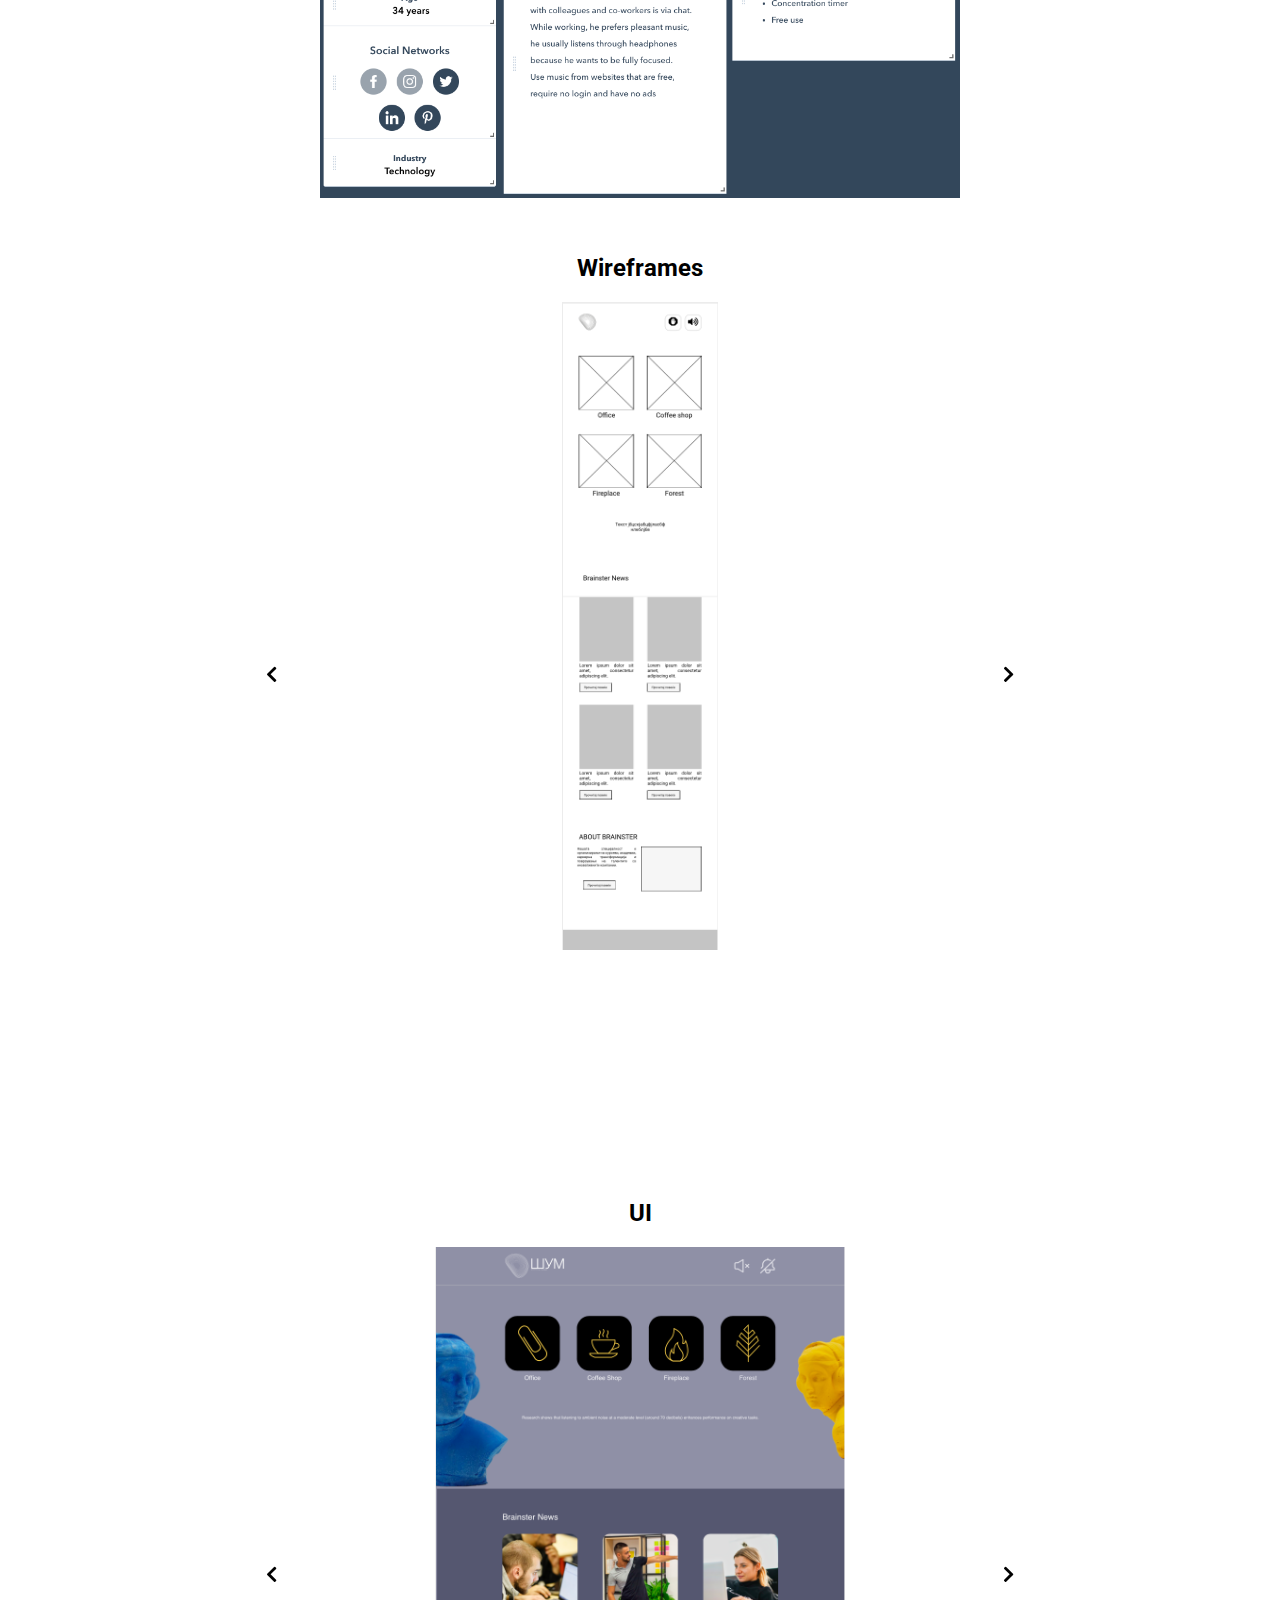
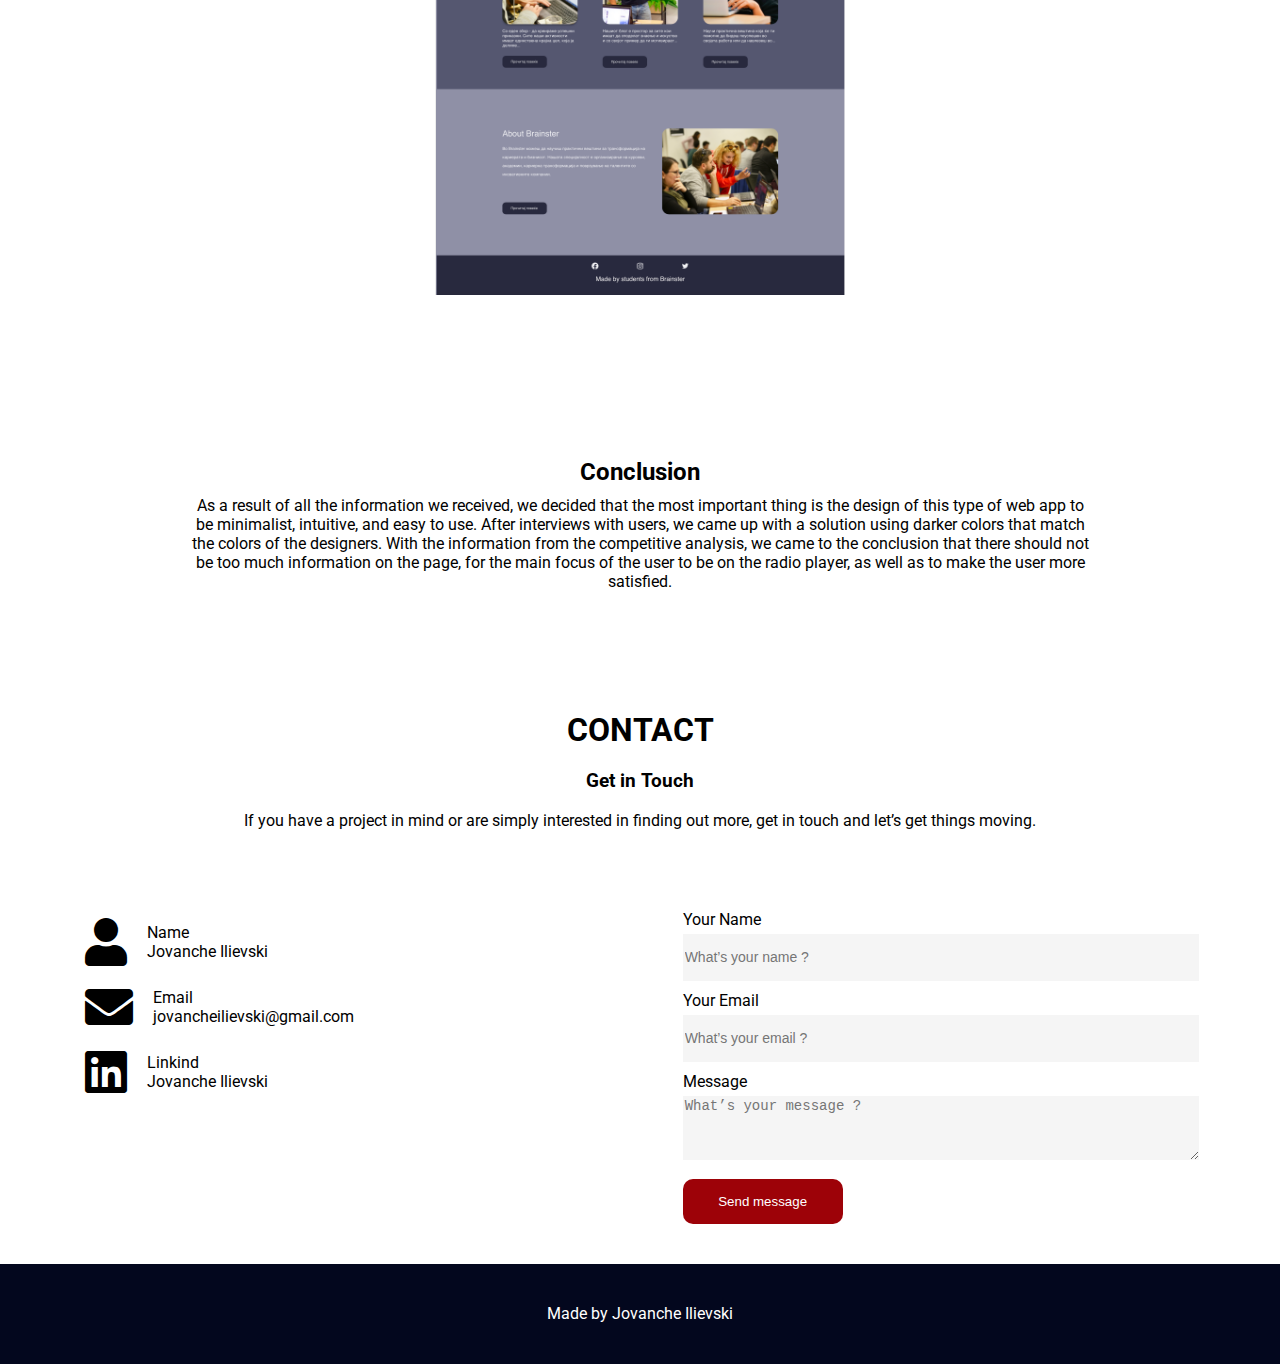
<file: sum.html>
<!DOCTYPE html>
<html lang="en">
<head>
    <meta charset="UTF-8">
    <meta http-equiv="X-UA-Compatible" content="IE=edge">
    <meta name="viewport" content="width=device-width, initial-scale=1.0">
    <title>Sum</title>
    <link rel="stylesheet" href="sum.css">
    <link rel="stylesheet" href="css2/all.min.css">
    <link rel="preconnect" href="https://fonts.googleapis.com">
    <link rel="preconnect" href="https://fonts.gstatic.com" crossorigin>
    <link href="https://fonts.googleapis.com/css2?family=Roboto:wght@400;500;700;900&display=swap" rel="stylesheet">
    <script src="https://code.jquery.com/jquery-3.5.1.min.js"></script>
    <link rel="preconnect" href="https://fonts.gstatic.com" crossorigin>
    <link href="https://fonts.googleapis.com/css2?family=Plaster&display=swap" rel="stylesheet">
</head>
<body>

    <nav class="header"> 

        <div class="max-with">

            <div class="logo1">

                <!-- <img class="logo2" src="img/Logo.png" alt="Logo" > -->

                <a href="index.html">J</a>
    
            </div>
    
            <div class="menu1">
    
                <a class="menu2" href="index.html">HOME</a>
                <a class="menu2" href="index.html#about">ABOUT</a> 
                <a class="menu2" href="index.html#works">WORK</a>
                <a class="menu2" href="index.html#contacts">CONTACT</a>
    
            </div>

            <div class="hamburger">
                <i class="fas fa-bars"></i>
            </div>

        </div>
        
    </nav>  
    
    <div class="hero1">

        <div class="hero2">

            <div class="image"> 
                 <img class="img1"  src="img/sumHero2.png" alt="">
            </div>

            <div class="naslov">Project Шум</div>

        </div>

    </div>

   <div class="sodrzina">
       <div class="text">
           <h3>Team</h3>
            <div class="team">

               <label>Sofia Schutarev</label> 
               <label>Martina Dimitrov</label>

            </div>
            
            <div class="team">
                <label>Aleksandar Vuchkov </label>
                <label>Jovanche Ilievski</label>
            </div>
           
        </div>
       <div class="text">
           <h3>My Role</h3>
           <label for="">UX\UI Desinger</label>
       </div>
       <div class="text">
           <h3>Client</h3>
           <label for="">Brainster</label>
       </div>
       <div class="text">
        <h3>Completed</h3>
        <label for="">12.03.2021</label>
       </div>
   </div>

   <div class="challenge">
       <h1 class="title">Challenge</h1>
       <p>In the interview with Brainster, we concluded that we need to make a free platform with an audio player, which will consist of any background noise. The platform should positively affect the productivity of everyone who will use it. </p>
   </div>

   <div class="processes">
       <h1 class="title">The Process</h1>
       <p>To reach the final solution, we went through several processes such as:</p>
        
         <div class="proces1">

            <div class="proces2">Research</div>
            <div class="proces2">Competitive analysis</div>
            <div class="proces2">Persona</div>
            <div class="proces2">Interviews with users</div>
            <div class="proces2">Interviews with stakeholders</div>
            <div class="proces2">Wireframes</div>
            <div class="proces2">UI</div>
        
        </div>

    </div>

   <div class="challenge">
       <h2 class="title">Research</h2>
       <p>According to the research we did, we found out that a large number of research has been done by scientists about the relationship between the effect of audio and the work. According to them, listening to music or any background noise while working, have a positive effect on our concentration and pleasure. </p>
   </div>

   <div class="slika">
       <img src="img/slika1sum.png" alt="">
   </div>

   <div class="challenge">
    <h2 class="title">Competitive analysis</h2>
    <p>For Competitive analysis, we took three competitors, and they are:</p>

        <div class="competitive">
              
            <h3 class="title">Noisli - https://www.noisli.com/</h3>
            <p>Noisli is a website that has a large selection of sounds from which the user can choose. It has a simple minimalist design with intuitive icons that make it easy for the user to use. There is an option to save the combo that the user has selected, as well as the ability to turn on a timer for more focused operation. For more sound options there is an upgrade pro with a subscription by the user. One of Noisli's features is a distraction-free text editor, although it is still in beta. It also has the option to create playlists.</p>
        </div>
      
      <div class="competitive">
        <h3 class="title">myNoise - https://mynoise.net</h3>
        <p>This website offers a large selection of audio and music for every user's mood. It has a good player system and offers many options through sliders with which you can adjust each individual sound. There is no charge for using this site, but there is a possibility of patreon, where if the user wants he can make a one-time payment as a sign of support for the creator of the site. In terms of design, there is too much information on the page and at first glance, it may be difficult for the user.</p>
     </div>

      <div class="competitive">
        <h3 class="title">Noises - https://noises.online/</h3>
        <p>This website also offers a large selection of sounds that can be combined. It has a simple and intuitive design. The user has the option to share a link. There is no charge, and there is no registration option.
        </p>
     </div>

    </div>

    <div class="challenge">
        <h2 class="title">Interviews with users</h2>
        <p>From all the user's interviews, we have concluded that most listen to the audio while working. The type of audio they listen to depends on the complexity of the project they are working on and is usually without text. The most common types of audio devices are mobile and desktop computers. Because they work on a desktop computer, they often use different web platforms to listen to audio. We concluded that at work, notifications interfere with them and reduce their focus. The design is considered to be minimalist and intuitive, preferably in darker colors. </p>
    </div>
    
    <div class="challenge">
        <h2 class="title">Persona</h2>
        <div class="slika">
            <img src="img/personaSum.png" alt="">
        </div>
    </div>
    
    
    


    <div class="wireframes">

        <div class="challenge">
            <h2 class="title">Wireframes</h2>
        </div>

        <div class="slideshow-container">

            <div class="mySlides ">
                <img src="img/wireframes1.png" >
            </div>
        
            <div class="mySlides ">
                <img src="img/wireframes2.png" >
            </div>
        
            <div class="mySlides ">
                <img src="img/wireframes3.png" >
            </div>
        
        </div>
        <a class="prev" onclick="plusSlides(-1 ,0)"><i class="fas fa-chevron-left"></i></a>
        <a class="next" onclick="plusSlides(1, 0)"><i class="fas fa-chevron-right"></i></a>
        
        

    </div>

    <div class="ui">

        <div class="challenge">

            <h2 class="title">UI</h2>

        </div>

        <div class="slideshow-container">

            <div class="mySlidesUi ">
                <img src="img/Ui1.png" >
            </div>

            <div class="mySlidesUi ">
                <img src="img/Ui2.png" >
            </div>
        
            <div class="mySlidesUi ">
                <img src="img/Ui3.png" >
            </div>
        
            <div class="mySlidesUi ">
                <img src="img/Ui4.png" >
            </div>
        
        </div>

        <a class="prev" onclick="plusSlides(-1, 1)"><i class="fas fa-chevron-left"></i></a>
        <a class="next  " onclick="plusSlides(1, 1)"><i class="fas fa-chevron-right"></i></a>

    </div>

    <div class="challenge">
        <h2 class="title">Conclusion</h2>
        <p>As a result of all the information we received, we decided that the most important thing is the design of this type of web app to be minimalist, intuitive, and easy to use. After interviews with users, we came up with a solution using darker colors that match the colors of the designers. With the information from the competitive analysis, we came to the conclusion that there should not be too much information on the page, for the main focus of the user to be on the radio player, as well as to make the user more satisfied.</p>
    </div>


    <section class="contacts" id="contacts">

        <div class="max-with">


            <div class="naslov">

                <div class="title"> <h1>CONTACT</h1></div>
                <h3>Get in Touch</h3>
                <p>If you have a project in mind or are simply interested in finding out more, get in touch and let’s get things moving. </p>

            </div>

            <div class="contactContent">

                <div class="card">

                    <div class="box">

                        <div class="left">

                            <div class="row">
                                <i class="fas fa-user"></i>
                                <div class="info">
                                    <div class="name1">Name</div>
                                    <div class="name2">Jovanche Ilievski</div>
                                </div>
                            </div>
    
    
                            <div class="row">
                                <i class="fas fa-envelope"></i>
                                    <div class="info">
                                        <div class="email1">Email</div>
                                        <div class="">jovancheilievski@gmail.com</div>
                                    </div>
    
                            </div>
    
                                    
                                     
                            
                            <div class="row">
                                <i class="fab fa-linkedin"></i>
                                <div class="info">
                                    <div class="linkind1">Linkind</div> 
                                    <div class="linkind2">Jovanche Ilievski</div>
                                </div>
                            </div>
    
                        </div>
                        
                     </div>

                </div>

                <div class="card">

                    <div class="box">

                        <div class="right">


                            <form action="https://formsubmit.co/fec6fbf660570d66eeaeb8ef7a6e064f" method="POST">
                                <!-- <input type="text" name="name" required>
                                <input type="email" name="email" required>
                                <button type="submit">Send</button> -->


                                <div class="row">
                                    <div class="name">Your Name</div>
                                    <div class="info">
                                        <input type="text" name="name" placeholder="What’s your name ?" required>
                                    </div>
                                </div>
        
        
                                <div class="row">
                                    <div class="name">Your Email</div>
                                    <div class="info">
                                        <input type="email" name="email" placeholder="What’s your email ?" required>
                                    </div>
        
                                </div>
        
                                        
                                         
                                
                                <div class="row">
                                    <div class="name">Message</div>                               
                                     <div class="info">
                                        <textarea name="message"  placeholder="What’s your message ?" required></textarea>
                                    </div>
                                </div>
    
                                <div class="row">
    
                                    <div class="kopche">
                                        <input class="kopche2" type="submit" value="Send message">
                                    </div>
    
                                </div>

                                <input type="hidden" name="_next" value="https://jovanceilievski.github.io/portfolio/#contacts">


                            </form>


                            
                        </div>

                                                
                     </div>

                </div>
                
            </div>
             
        </div>

    </section>

    <div class="footer">
        Made by Jovanche Ilievski
    </div>


    <script src="script.js"></script>
</body>
</html>
</file>
<file: main.css>
body{
    margin: 0px;
    font-family: 'Roboto', sans-serif ;
}

html {
    scroll-behavior: smooth;
}


.header {
    position: fixed;
    width: 100%;
    background: none;
    z-index: 999;
}

.header .max-with {
    display: flex;
    justify-content: space-between;
    align-items: center;
    transition: all .3s ease;
    padding: 30px 70px;
}

.header.sticky .max-with {
    padding: 15px 70px;
}

.header.sticky{
    background: #9D0208;
    opacity: 0.95;
}

.header .logo1 a{
    font-family: 'Plaster', cursive;
    color: #03071E;
    text-decoration: none;
    font-size: 48px;
    
}

.header .menu1 a {
    color: white;
    text-decoration: none;
    margin-left: 40px;
    font-size: 18px;
    font-weight: 700;
} 
.header .menu1 a:hover{
    color: #9D0208;
    transition: all .3s ease;
}
.header.sticky a:hover{
    color: white;
}

.header .max-with .hamburger {
    color: white;
    font-size: 24px;
    cursor: pointer;
    display: none;
}

.hero1{
    height: 100vh;  
}

.hero2{
    height: 100%;
    display: flex;
    justify-content: flex-start;

}
.hero1 .hero2 .heroLeft {
    width: 40%;
    height: 100%;
    display: flex;
    align-items: flex-end;
    justify-content: flex-start;
    position: relative;
}
.hero1 .hero2 .heroLeft .img1{
    position: absolute;
    width: 85%;
    
}

.hero1 .hero2 .heroRight {
    width: 60%;
    height: 100%;
    background-color: #03071E;
    color: white;
    display: flex;
    align-items: center;
    justify-content: center;
    text-align: center;
}

.hero1 .hero2 .heroRight .textHero h3{
    font-size: 72px;
    margin: 20px;
    padding: 0px 20px;
}

.hero1 .hero2 .heroRight .textHero h4 {
    font-size: 48px;
    margin: 20px;
    padding: 0px 20px;
}





.about{
    text-align: center;
    max-width: 900px;
    margin: 0px auto ;
    padding: 0px 30px;  
}
.about p {
    margin-top: 30px;
}



.title{
    text-align: center;
    margin-top: 140px;
    font-size: 48px;
    font-weight:700;   
}

.works .title{
    background-color: #03071E;
    color: white;
    padding-top: 20px;
}

.works .workContent{
    display: flex;
    flex-wrap: wrap;
    align-items: center;
    justify-content: space-evenly;
}
.works {
    background-color: #03071E;
    color: white;
}

.works .workContent .card {
    width: 40% ;
    height: 80%;
    border-radius: 5px;
    border: 2px;
    border-style: outset;
    border-color: white;
    margin: 40px 0px;
}

.box img{
    width: 100%;
}

.works .workContent .card .box  {

    position: relative;
    

}

.works .workContent .card .box .textwork{
    text-align: center;
    position: absolute;
    top: 0;
    left: 0;
    width: 100%;
    height: 100%;
    background: rgb(0, 0, 0, 0.6);
    color: white;
    display: flex;
    flex-direction: column;
    align-items: center;
    justify-content: center;
    opacity: 0;

}

.works .workContent .card .box .textwork:hover{
    opacity: 1;
    transition: 400ms;
}

.works .workContent .card .box .textwork .textwork1 .textwork2{
    margin: 10px 0px;
}

.works .workContent .card .box .textwork .textwork1 .projectname{
    font-size: 30px;
    margin-bottom: 20px;
}

.works .workContent .card .box .textwork .textwork1 .viewProject{
    font-size: 24px;
    margin-top: 20px;
}
    




.contacts .naslov{
    text-align: center;
    max-width: 900px;
    margin: 0px auto ;
    padding: 0px 30px; 
    
}
.contacts .naslov p {
    margin-bottom: 40px;
}

.contacts .contactContent {
    display: flex;
    flex-wrap: wrap;
    align-items: flex-start;;
    justify-content: space-evenly;
}

.contacts .contactContent .card{
    width: 40%;
    border: 0px;
}

.contacts .contactContent .left ,
.contacts .contactContent .right {
    margin: 40px 0px;
}

.contacts .contactContent .left a {
    color: black;
    text-decoration: none;
}


.contacts .contactContent .left .leftrow {
    display: flex;
    align-items: center;
    height: 65px;
}

.contacts .contactContent .left .leftrow .info{
    margin-left: 20px;
}

.contacts .contactContent .row i {
    font-size: 48px;
}

.contacts .contactContent .right .row {
    margin: 10px 0px;
    
}

.contacts .contactContent .right .row .info input{
    width: 100%;
    height: 45px;
    border: 0px;
    background-color: #F5F5F5; 
    margin-top: 5px;
    font-size: 14px;
}

.contacts .contactContent .right .row .info textarea{

    width: 100%;
    height: 60px;
    border: 0px;
    background-color: #F5F5F5; 
    margin: 5px 0px;
    font-size: 14px;

}

.contacts .contactContent .right .row .kopche .kopche2 {

    border: 0px;
    width: 160px;
    height: 45px;
    background-color: #9D0208;
    color: white;
    border-radius: 10px;
}

.footer{
    width: 100%;
    height: 100px;
    text-align: center;
    background-color: #03071E;
    color: white;
    display: flex;
    align-items: center;
    justify-content: center;
}




 




@media screen and (max-width: 480px) {
    .works .workContent .card{
        width: 80%;
    }
    .works .workContent{
        flex-direction: column;
    }



  }
  @media screen and (max-width: 700px) {
    .contacts .contactContent .card{
        width: 80%;
    }
    .contacts .contactContent{
        flex-direction: column;
        align-items: center;
    }
    .contacts .contactContent .right .row .kopche .kopche2{
        width: 100%;
    }

   
  }



  @media screen and (max-width: 1000px) {


    .hero1 .hero2 .heroRight .textHero h3 {
        font-size: 48px;
    }
    
    .hero1 .hero2 .heroRight .textHero h4  {
        font-size: 24px;
    }

    .header .max-with {

        padding: 20px 40px;
    }
    .header.sticky .max-with{
        padding: 10px 40px;
    }

    .header .max-with .hamburger {
        display: block;
        z-index: 999;
    }

    .header .max-with .hamburger i.active:before{
        content: "\f00d";
    }

    .header .menu1{
        position: fixed;
        height: 100vh;
        width: 100%;
        left: -100%;
        top: 0px;
        background: #03071E;
        display: flex;
        flex-wrap: wrap;
        align-items: center;
        justify-content: center;
        flex-direction: column;
        transition: all 0.3s ease;
    }

    .header .menu1.active{

        left: 0px;

    }

    .header .menu1 .menu2{
        font-size: 24px;
        margin: 15px 0px;

    }

    
  }

  @media screen and (max-width: 700px) {


    .hero1 .hero2 .heroRight .textHero h3 {
        font-size: 40px;
    }
    
    .hero1 .hero2 .heroRight .textHero h4  {
        font-size: 20px;
    }
    
  }
</file>
<file: brainster.css>
body{
    margin: 0px;
    font-family: 'Roboto', sans-serif ;
}


.header {
    position: fixed;
    width: 100%;
    z-index: 999;
    top: 0px;
}

.header .max-with {
    display: flex;
    justify-content: space-between;
    align-items: center;
    transition: all .3s ease;
    padding: 30px 70px;
}

.header.sticky .max-with {
    padding: 15px 70px;
}

.header.sticky{
    background: #9d0208;
    opacity: 0.95;
}

.header .logo1 a{
    font-family: 'Plaster', cursive;
    color: #03071E;
    text-decoration: none;
    font-size: 48px;
    
}

.header .menu1 a {
    color: black;
    text-decoration: none;
    margin-left: 40px;
    font-size: 18px;
    font-weight: 700;
} 
.header .menu1 a:hover{
    color: #9D0208;
    transition: all .3s ease;
}
.header.sticky a:hover{
    color: white;
}

.header .max-with .hamburger {
    color: black;
    font-size: 24px;
    cursor: pointer;
    display: none;
}
.hero1{
    height: 100vh;
    display: flex;
    align-items: center;
    justify-content: center
    
}

.hero1 .hero2{
    height: 100%;
    width: 70%;
    display: flex;
    align-items: center;
    justify-content: flex-end;
    flex-direction: column
}

.hero1 .hero2 .naslov{
    text-align: center;
    font-size: 48px;
    font-weight: 700;
    padding: 20px 0px;
}

.hero1 .hero2 .image{
    width: 90%;
}
.hero1 .hero2 .image .img1{
    width: 100%;
}

.sodrzina  {
    text-align: center;
    display: flex;
    justify-content: space-evenly;
    align-content: center;
}

.sodrzina .text {
    margin: 20px;
}


.sodrzina .text .team {
    padding: 0px 20px;
}
.sodrzina .text .team label{
    padding: 0px 20px;
}

.sodrzina h3{
    margin: 0px 0px;
}

.sodrzina h3{
    margin: 0px 0px;
}

.challenge {
    text-align: center;
    margin-top: 100px;
}


.Process {
    text-align: center;
    margin-top: 100px;
    display: flex;
    flex-direction: column;
    justify-content: center;
    align-items: center;
    align-content: center;
}

.Process .proces1{
    width: 80%;
    display: flex;
    flex-wrap: wrap;
    justify-content: center;
    align-content: center;
    align-items: center;
}
.Process .proces1 .proces2{

    background-color: #03071E;
    color: white;
    width: 180px;
    height: 45px;
    margin: 20px;
    border-radius: 5px;
    display: flex;
    align-items: center;
    justify-content: center;


}


p {
    text-align: center;
    max-width: 900px;
    margin: 0px auto ;
    padding: 10px 30px;  
}

.competitiveAnalysis{
    text-align: center;
    margin-top: 60px;
}

.competitiveAnalysis .competitive {
    margin-top: 20px;
}

.Interviews{
    text-align: center;
    margin-top: 60px;
}

.Persona{
    text-align: center;
    margin-top: 60px;
}
.Persona .slika img {
    text-align: center;
    width: 50%;
}
.Persona .slika{
    margin-top: 40px;
    display: flex;
    align-items: center;
    justify-content: center;
}

.wireframesTitle{
    text-align: center;
    margin-top: 100px;
}

.wireframes{
    position: relative;
    height: 100vh;
    display: flex;
    align-items: center;
    justify-content: center;
    flex-direction: column;
}

.wireframes .challenge h2{
    margin-bottom: 20px;
}

.mySlides {
    height: 100%;
    display: none

}

.wireframes .slideshow-container .mySlides img{
    
    height: 100%;
    
}


.wireframes .slideshow-container {
    height: 80%;
}

.prev{
    left: 250px;
}
.next{
    right: 250px;
}
.prev, .next {
    cursor: pointer;
    position: absolute;
    top: 50%;
    z-index: 999;
    cursor: pointer;
    padding: 16px;
    font-size: 18px;
    width: auto;
    user-select: none;
    transition: 0.6s ease;
    border-radius: 5px;
    z-index: 999;
}  



.prev:hover, .next:hover {
    background-color: rgba(0,0,0,0.8);
    color: white;
}


.uiTitle{
    text-align: center;
    margin-top: 100px;
}


.ui{
    position: relative;
    height: 100vh;
    display: flex;
    align-items: center;
    justify-content: center;
    flex-direction: column;
}

.ui .challenge h2{
    margin-bottom: 20px;
}

.mySlidesUi {
    height: 100%;
    display: none

}

.ui .slideshow-container .mySlidesUi img{
    
    height: 100%;
    width: 100%;
    
}


.ui .slideshow-container {
    height: 80%;
}

.Conclusion{
    text-align: center;
    margin-top: 100px;
}


.contacts .naslov{
    text-align: center;
    max-width: 900px;
    margin: 0px auto ;
    padding: 0px 30px; 
    margin-top: 120px;
    
}
.contacts .naslov p {
    margin-bottom: 40px;
}

.contacts .contactContent {
    display: flex;
    flex-wrap: wrap;
    align-items: flex-start;;
    justify-content: space-evenly;
}

.contacts .contactContent .card{
    width: 40%;
    
   
}

.contacts .contactContent .left ,
.contacts .contactContent .right {
    margin: 40px 0px;
}

.contacts .contactContent .left .row {
    display: flex;
    height: 65px;
    align-items: center;
}

.contacts .contactContent .left .row .info{
    margin-left: 20px;
}

.contacts .contactContent .row i {
    font-size: 48px;
}

.contacts .contactContent .right .row {
    margin: 10px 0px;
    
}

.contacts .contactContent .right .row .info input{
    width: 100%;
    height: 45px;
    border: 0px;
    background-color: #F5F5F5; 
    margin-top: 5px;
    font-size: 14px;
}

.contacts .contactContent .right .row .info textarea{

    width: 100%;
    height: 60px;
    border: 0px;
    background-color: #F5F5F5; 
    margin: 5px 0px;
    font-size: 14px;

}

.contacts .contactContent .right .row .kopche .kopche2 {

    border: 0px;
    width: 160px;
    height: 45px;
    background-color: #9D0208;
    color: white;
    border-radius: 10px;
}


.footer{
    width: 100%;
    height: 100px;
    text-align: center;
    background-color: #03071E;
    color: white;
    display: flex;
    align-items: center;
    justify-content: center;
}



@media screen and (max-width: 1000px) {

    .header .max-with {

        padding: 20px 40px;
    }
    .header.sticky .max-with{
        padding: 10px 40px;
    }

    .header .max-with .hamburger {
        display: block;
        z-index: 999;
    }

    .header .max-with .hamburger i.active:before{
        content: "\f00d";
    }

    .header .menu1{
        position: fixed;
        height: 100vh;
        width: 100%;
        left: -100%;
        top: 0px;
        background: #03071E;
        display: flex;
        flex-wrap: wrap;
        align-items: center;
        justify-content: center;
        flex-direction: column;
        transition: all 0.3s ease;
    }

    .header .menu1.active{

        left: 0px;

    }

    .header .menu1 .menu2{
        font-size: 24px;
        margin: 15px 0px;

    }

    .header .menu1 a{
        color: white;
    }

    .hero1 .hero2{
        width: 80%;
    }

    .Persona .slika img {
        width: 90%;
    }

    .prev{
        left: 20px;
    }
    .next{
        right: 20px;
    }

    
}

@media screen and (max-width: 700px){

    .hero1 .hero2{
        justify-content: space-evenly;
    }

    .sodrzina{
        justify-content: center;
        align-content: center;
        flex-direction: column;
    }

    .contacts .contactContent .card{
        width: 80%;
    }
    .contacts .contactContent{
        flex-direction: column;
        align-items: center;
    }
    .contacts .contactContent .right .row .kopche .kopche2{
        width: 100%;
    }

}
</file>
<file: sum.css>
body{
    margin: 0px;
    font-family: 'Roboto', sans-serif ;
}


.header {
    position: fixed;
    width: 100%;
    z-index: 999;
    top: 0px;
}

.header .max-with {
    display: flex;
    justify-content: space-between;
    align-items: center;
    transition: all .3s ease;
    padding: 30px 70px;
}

.header.sticky .max-with {
    padding: 15px 70px;
}

.header.sticky{
    background: #9d0208;
    opacity: 0.95;
}

.header .logo1 a{
    font-family: 'Plaster', cursive;
    color: #03071E;
    text-decoration: none;
    font-size: 48px;
    
}

.header .menu1 a {
    color: black;
    text-decoration: none;
    margin-left: 40px;
    font-size: 18px;
    font-weight: 700;
} 
.header .menu1 a:hover{
    color: #9D0208;
    transition: all .3s ease;
}
.header.sticky a:hover{
    color: white;
}

.header .max-with .hamburger {
    color: black;
    font-size: 24px;
    cursor: pointer;
    display: none;
}

.hero1{
    height: 100vh;
    display: flex;
    align-items: center;
    justify-content: center
}

.hero1 .hero2{
    height: 100%;
    width: 70%;
    display: flex;
    align-items: center;
    justify-content: flex-end;
    flex-direction: column
}

.hero1 .hero2 .naslov{
    text-align: center;
    font-size: 48px;
    font-weight: 700;
    padding: 20px 0px;
}

.hero1 .hero2 .image{
    width: 90%;
}

.hero1 .hero2 .image .img1{
    width: 100%;
}

.sodrzina  {
    text-align: center;
}

.sodrzina .text {
    margin: 20px;
}


.sodrzina .text .team {
    padding: 0px 20px;
}
.sodrzina .text .team label{
    padding: 0px 20px;
}

.sodrzina h3{
    margin: 0px 0px;
}

.challenge {
    text-align: center;
    margin-top: 60px;
}

.challenge h1 , 
.challenge h2 ,
.processes h1 {
    margin: 10px 0px;
}

p {
    text-align: center;
    max-width: 900px;
    margin: 0px auto ;
    padding: 0px 30px;  
}


.processes{
    text-align: center;
    margin-top: 60px;
    display: flex;
    flex-direction: column;
    justify-content: center;
    align-items: center;
    align-content: center;

}

.processes .proces1{
    width: 80%;
    display: flex;
    flex-wrap: wrap;
    justify-content: center;
    align-content: center;
    align-items: center;
}
.processes .proces1 .proces2{

    background-color: #03071E;
    color: white;
    width: 180px;
    height: 45px;
    margin: 20px;
    border-radius: 5px;
    display: flex;
    align-items: center;
    justify-content: center;


}

.slika img {
    text-align: center;
    width: 50%;
}
.slika{
    margin-top: 40px;
    display: flex;
    align-items: center;
    justify-content: center;
}



.wireframes{
    position: relative;
    height: 100vh;
    display: flex;
    align-items: center;
    justify-content: center;
    flex-direction: column;
}

.wireframes .challenge h2{
    margin-bottom: 20px;
}

.mySlides {
    height: 100%;
    display: none

}

.wireframes .slideshow-container .mySlides img{
    
    height: 80%;
    
}


.wireframes .slideshow-container {
    height: 90%;
}

.prev{
    left: 250px;
}
.next{
    right: 250px;
}
.prev, .next {
    cursor: pointer;
    position: absolute;
    top: 50%;
    z-index: 999;
    cursor: pointer;
    padding: 16px;
    font-size: 18px;
    width: auto;
    user-select: none;
    transition: 0.6s ease;
    border-radius: 5px;
    z-index: 999;
}  



.prev:hover, .next:hover {
    background-color: rgba(0,0,0,0.8);
    color: white;
}



.ui{
    position: relative;
    height: 100vh;
    display: flex;
    align-items: center;
    justify-content: center;
    flex-direction: column;
}

.ui .challenge h2{
    margin-bottom: 20px;
}

.mySlidesUi {
    height: 100%;
    display: none

}

.ui .slideshow-container .mySlidesUi img{
    
    height: 90%;
    
}


.ui .slideshow-container {
    height: 80%;
}

.contacts .naslov{
    text-align: center;
    max-width: 900px;
    margin: 0px auto ;
    padding: 0px 30px; 
    margin-top: 120px;
    
}
.contacts .naslov p {
    margin-bottom: 40px;
}

.contacts .contactContent {
    display: flex;
    flex-wrap: wrap;
    align-items: flex-start;;
    justify-content: space-evenly;
}

.contacts .contactContent .card{
    width: 40%;
    
   
}

.contacts .contactContent .left ,
.contacts .contactContent .right {
    margin: 40px 0px;
}

.contacts .contactContent .left .row {
    display: flex;
    height: 65px;
    align-items: center;
}

.contacts .contactContent .left .row .info{
    margin-left: 20px;
}

.contacts .contactContent .row i {
    font-size: 48px;
}

.contacts .contactContent .right .row {
    margin: 10px 0px;
    
}

.contacts .contactContent .right .row .info input{
    width: 100%;
    height: 45px;
    border: 0px;
    background-color: #F5F5F5; 
    margin-top: 5px;
    font-size: 14px;
}

.contacts .contactContent .right .row .info textarea{

    width: 100%;
    height: 60px;
    border: 0px;
    background-color: #F5F5F5; 
    margin: 5px 0px;
    font-size: 14px;

}

.contacts .contactContent .right .row .kopche .kopche2 {

    border: 0px;
    width: 160px;
    height: 45px;
    background-color: #9D0208;
    color: white;
    border-radius: 10px;
}

.footer{
    width: 100%;
    height: 100px;
    text-align: center;
    background-color: #03071E;
    color: white;
    display: flex;
    align-items: center;
    justify-content: center;
}


/* responsiv */

@media screen and (max-width: 1000px) {

    .header .max-with {

        padding: 20px 40px;
    }
    .header.sticky .max-with{
        padding: 10px 40px;
    }

    .header .max-with .hamburger {
        display: block;
        z-index: 999;
    }

    .header .max-with .hamburger i.active:before{
        content: "\f00d";
    }

    .header .menu1{
        position: fixed;
        height: 100vh;
        width: 100%;
        left: -100%;
        top: 0px;
        background: #03071E;
        display: flex;
        flex-wrap: wrap;
        align-items: center;
        justify-content: center;
        flex-direction: column;
        transition: all 0.3s ease;
    }

    .header .menu1.active{

        left: 0px;

    }

    .header .menu1 .menu2{
        font-size: 24px;
        margin: 15px 0px;

    }

    .header .menu1 a{
        color: white;
    }

    .hero1 .hero2{
        width: 80%;
    }

    .Persona .slika img {
        width: 90%;
    }

    .prev{
        left: 20px;
    }
    .next{
        right: 20px;
    }

    
}

@media screen and (max-width: 700px){

    .hero1 .hero2{
        justify-content: space-evenly;
    }

    .contacts .contactContent .card{
        width: 80%;
    }
    .contacts .contactContent{
        flex-direction: column;
        align-items: center;
    }
    .contacts .contactContent .right .row .kopche .kopche2{
        width: 100%;
    }

}
</file>
